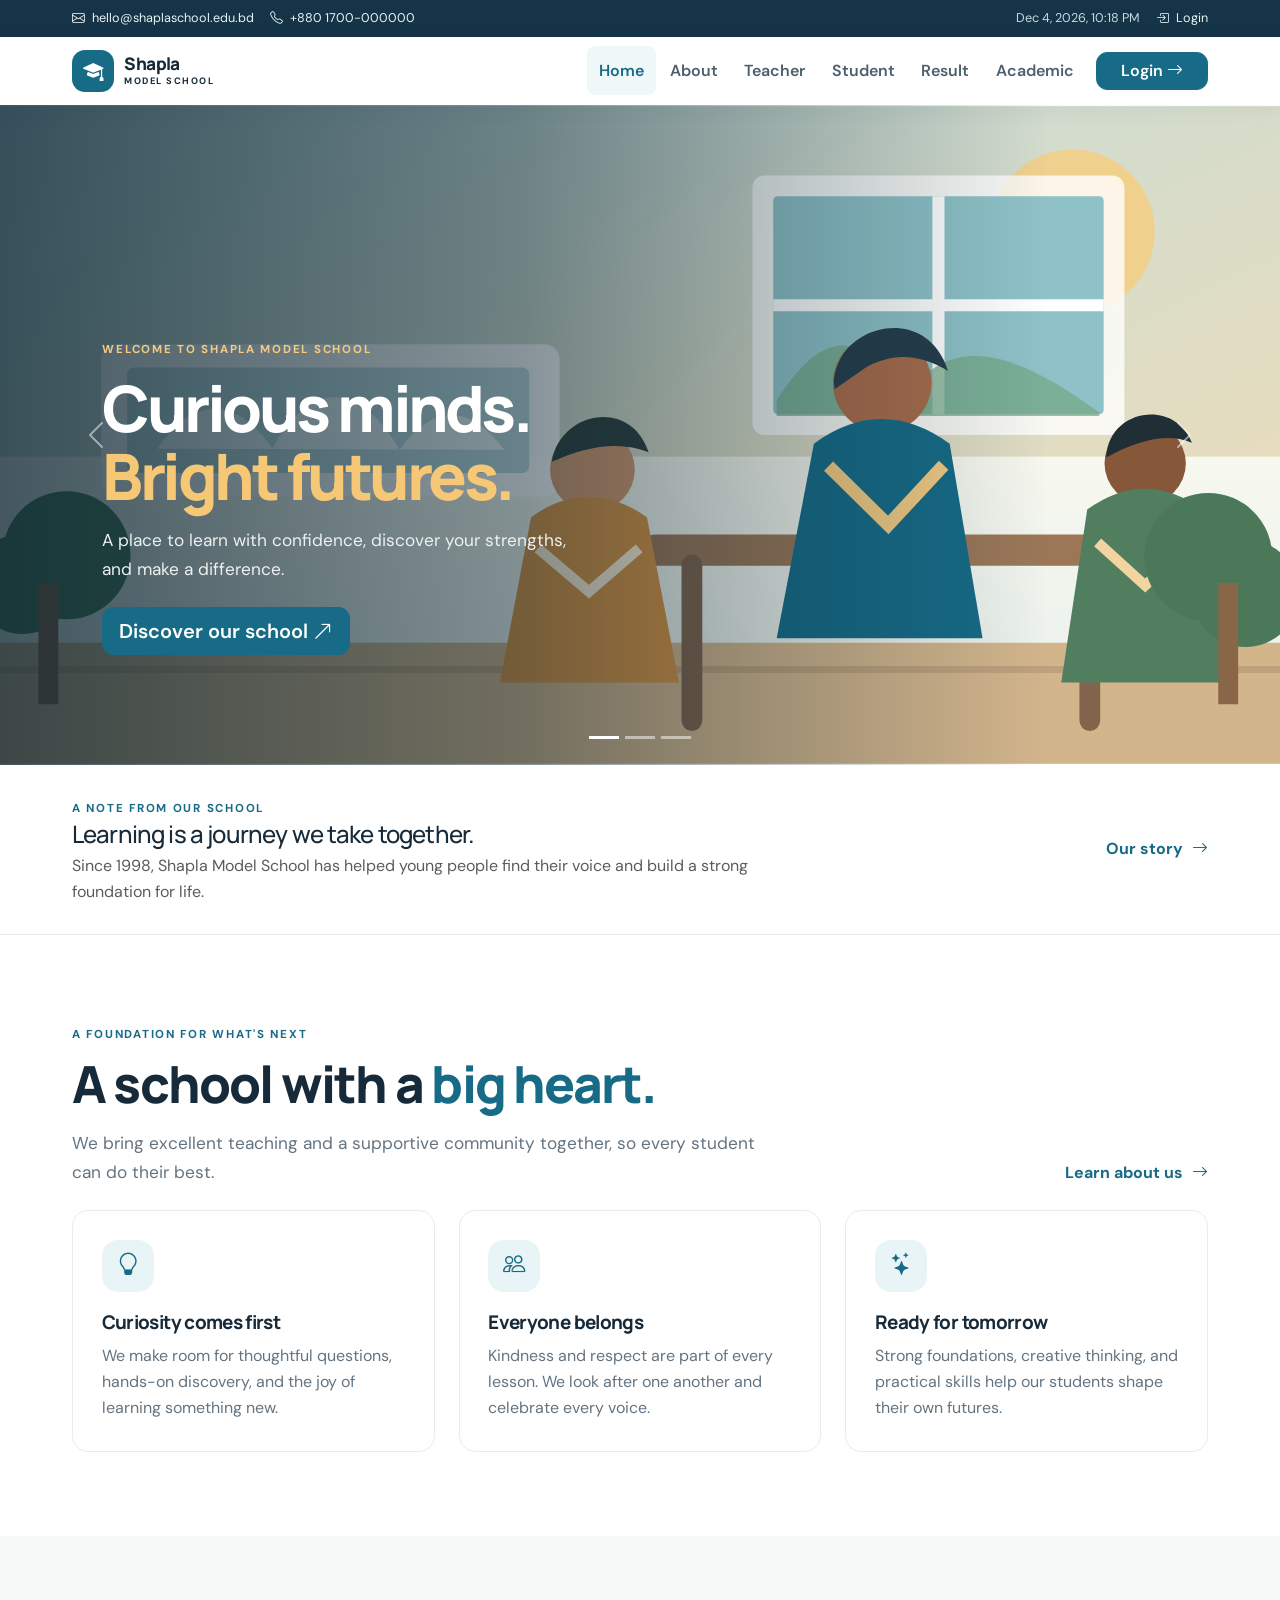
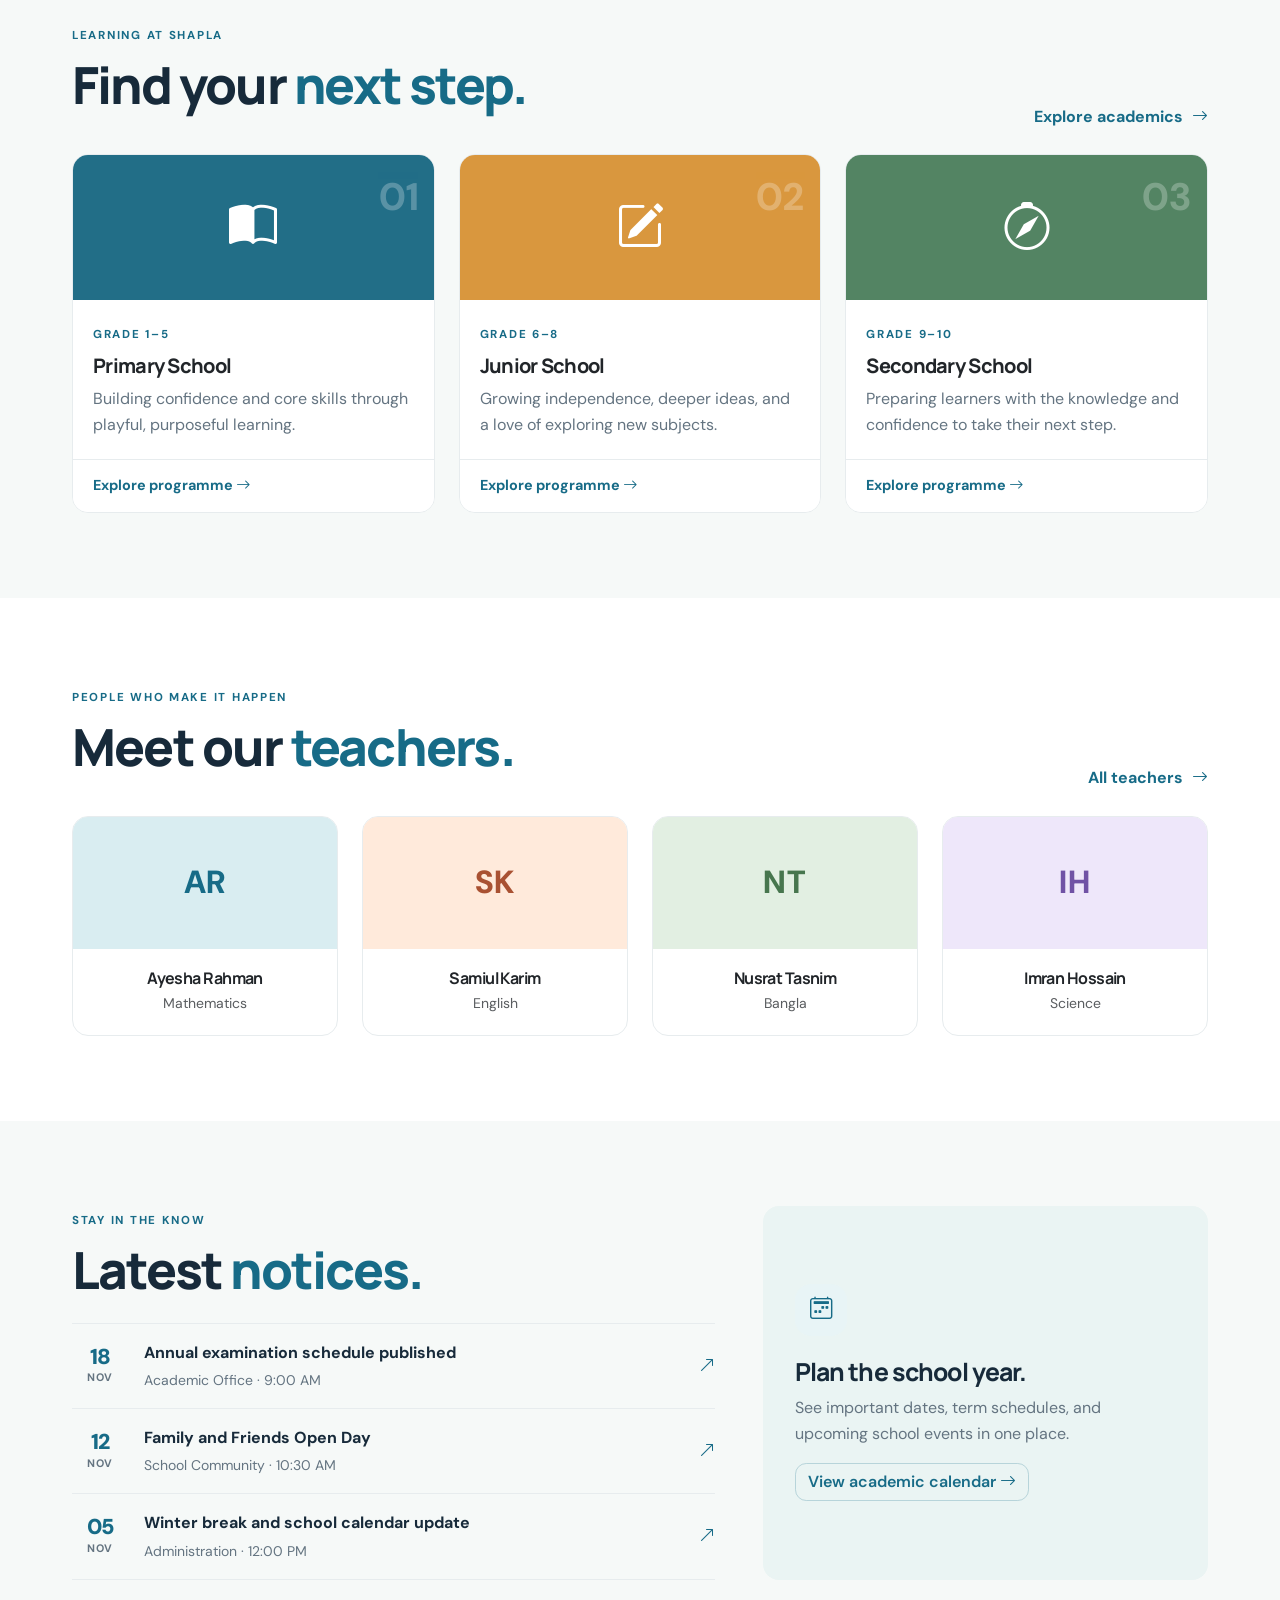
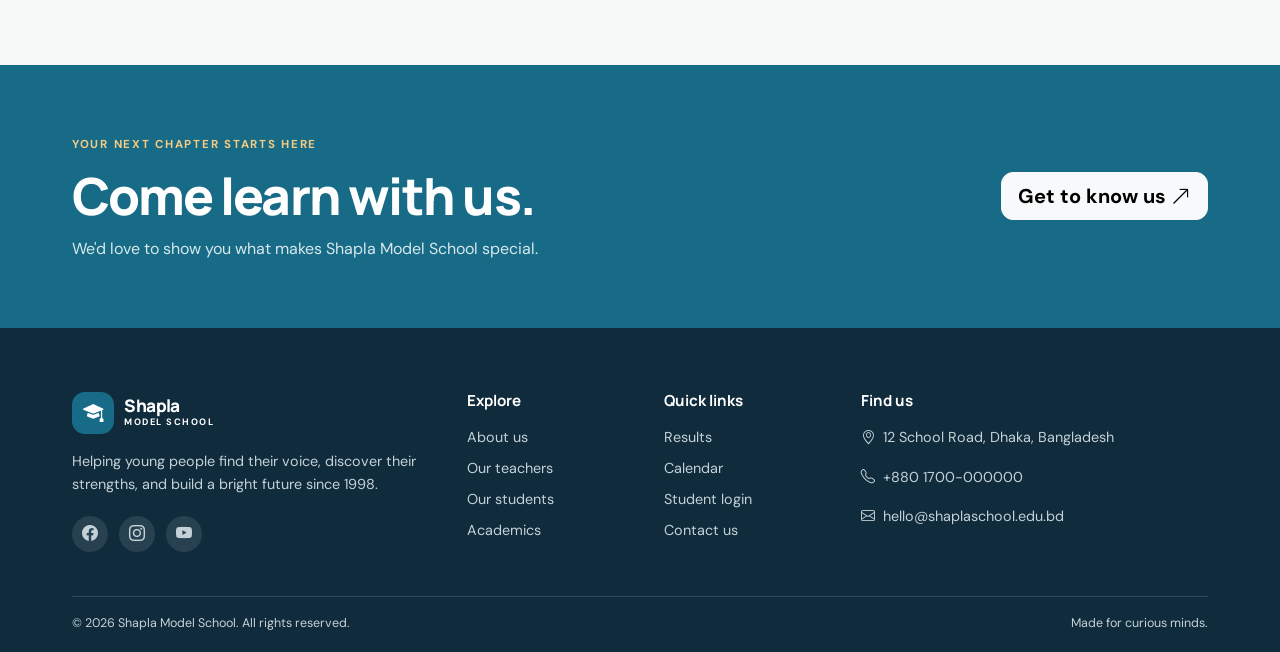
<file: index.html>
<!doctype html>
<html lang="en">
<head>
  <meta charset="utf-8">
  <meta name="viewport" content="width=device-width, initial-scale=1">
  <meta name="description" content="Shapla Model School — a caring community where every student can learn, grow and succeed.">
  <title>Shapla Model School | Home</title>
  <link href="https://cdn.jsdelivr.net/npm/bootstrap@5.3.3/dist/css/bootstrap.min.css" rel="stylesheet">
  <link href="https://cdn.jsdelivr.net/npm/bootstrap-icons@1.11.3/font/bootstrap-icons.min.css" rel="stylesheet">
  <link href="assets/css/style.css" rel="stylesheet">
</head>
<body>
  <div class="topbar"><div class="container d-flex flex-wrap justify-content-between align-items-center gap-2"><div class="d-flex flex-wrap gap-3"><a href="mailto:hello@shaplaschool.edu.bd"><i class="bi bi-envelope"></i> hello@shaplaschool.edu.bd</a><a href="tel:+8801700000000"><i class="bi bi-telephone"></i> +880 1700-000000</a></div><div class="d-flex align-items-center gap-3"><span class="live-clock" data-clock></span><a href="login.html"><i class="bi bi-box-arrow-in-right"></i> Login</a></div></div></div>
  <nav class="navbar navbar-expand-lg navbar-light bg-white sticky-top main-nav"><div class="container"><a class="navbar-brand brand" href="index.html"><span class="brand-mark"><i class="bi bi-mortarboard-fill"></i></span><span>Shapla <small>MODEL SCHOOL</small></span></a><button class="navbar-toggler" type="button" data-bs-toggle="collapse" data-bs-target="#mainNav" aria-controls="mainNav" aria-expanded="false" aria-label="Toggle navigation"><span class="navbar-toggler-icon"></span></button><div class="collapse navbar-collapse" id="mainNav"><ul class="navbar-nav ms-auto align-items-lg-center"><li class="nav-item"><a class="nav-link active" href="index.html">Home</a></li><li class="nav-item"><a class="nav-link" href="about.html">About</a></li><li class="nav-item"><a class="nav-link" href="teacher.html">Teacher</a></li><li class="nav-item"><a class="nav-link" href="student.html">Student</a></li><li class="nav-item"><a class="nav-link" href="result.html">Result</a></li><li class="nav-item"><a class="nav-link" href="academic.html">Academic</a></li><li class="nav-item ms-lg-2"><a class="btn btn-primary px-4" href="login.html">Login <i class="bi bi-arrow-right"></i></a></li></ul></div></div></nav>

  <main>
    <section class="hero-carousel">
      <div id="homeSlides" class="carousel slide carousel-fade" data-bs-ride="carousel">
        <div class="carousel-indicators"><button type="button" data-bs-target="#homeSlides" data-bs-slide-to="0" class="active" aria-current="true" aria-label="Slide 1"></button><button type="button" data-bs-target="#homeSlides" data-bs-slide-to="1" aria-label="Slide 2"></button><button type="button" data-bs-target="#homeSlides" data-bs-slide-to="2" aria-label="Slide 3"></button></div>
        <div class="carousel-inner">
          <div class="carousel-item active"><img src="assets/img/banner-1.svg" class="d-block w-100 hero-image" alt="Students learning together in a bright classroom"><div class="carousel-caption text-start"><span class="eyebrow">WELCOME TO SHAPLA MODEL SCHOOL</span><h1>Curious minds.<br><span>Bright futures.</span></h1><p>A place to learn with confidence, discover your strengths, and make a difference.</p><a class="btn btn-primary btn-lg" href="about.html">Discover our school <i class="bi bi-arrow-up-right"></i></a></div></div>
          <div class="carousel-item"><img src="assets/img/banner-2.svg" class="d-block w-100 hero-image" alt="A welcoming school campus with trees and a playground"><div class="carousel-caption text-start"><span class="eyebrow">LEARN, GROW, BELONG</span><h2>Every student<br><span>has a story.</span></h2><p>We create the space and support for every learner to thrive.</p><a class="btn btn-primary btn-lg" href="student.html">Meet our students <i class="bi bi-arrow-up-right"></i></a></div></div>
          <div class="carousel-item"><img src="assets/img/banner-3.svg" class="d-block w-100 hero-image" alt="A teacher encouraging students in class"><div class="carousel-caption text-start"><span class="eyebrow">A COMMUNITY THAT CARES</span><h2>Great teachers.<br><span>Lasting impact.</span></h2><p>Dedicated educators make learning meaningful, joyful, and inspiring.</p><a class="btn btn-primary btn-lg" href="teacher.html">Meet our teachers <i class="bi bi-arrow-up-right"></i></a></div></div>
        </div><button class="carousel-control-prev" type="button" data-bs-target="#homeSlides" data-bs-slide="prev" aria-label="Previous slide"><span class="carousel-control-prev-icon"></span></button><button class="carousel-control-next" type="button" data-bs-target="#homeSlides" data-bs-slide="next" aria-label="Next slide"><span class="carousel-control-next-icon"></span></button>
      </div>
    </section>

    <section class="welcome-strip"><div class="container"><div class="row align-items-center g-3"><div class="col-lg-8"><span class="eyebrow">A NOTE FROM OUR SCHOOL</span><h2 class="h4 mb-1">Learning is a journey we take together.</h2><p class="mb-0 text-muted">Since 1998, Shapla Model School has helped young people find their voice and build a strong foundation for life.</p></div><div class="col-lg-4 text-lg-end"><a href="about.html" class="text-link">Our story <i class="bi bi-arrow-right"></i></a></div></div></div></section>

    <section class="section-pad"><div class="container"><div class="row align-items-end mb-4"><div class="col-md-8"><span class="eyebrow">A FOUNDATION FOR WHAT'S NEXT</span><h2 class="section-title">A school with a <span>big heart.</span></h2><p class="section-lead mb-0">We bring excellent teaching and a supportive community together, so every student can do their best.</p></div><div class="col-md-4 text-md-end mt-3 mt-md-0"><a class="text-link" href="about.html">Learn about us <i class="bi bi-arrow-right"></i></a></div></div><div class="row g-4"><div class="col-md-4"><article class="feature-card"><span class="feature-icon"><i class="bi bi-lightbulb"></i></span><h3>Curiosity comes first</h3><p>We make room for thoughtful questions, hands-on discovery, and the joy of learning something new.</p></article></div><div class="col-md-4"><article class="feature-card"><span class="feature-icon"><i class="bi bi-people"></i></span><h3>Everyone belongs</h3><p>Kindness and respect are part of every lesson. We look after one another and celebrate every voice.</p></article></div><div class="col-md-4"><article class="feature-card"><span class="feature-icon"><i class="bi bi-stars"></i></span><h3>Ready for tomorrow</h3><p>Strong foundations, creative thinking, and practical skills help our students shape their own futures.</p></article></div></div></div></section>

    <section class="section-pad bg-soft"><div class="container"><div class="row align-items-end mb-4"><div class="col"><span class="eyebrow">LEARNING AT SHAPLA</span><h2 class="section-title">Find your <span>next step.</span></h2></div><div class="col-auto"><a class="text-link" href="academic.html">Explore academics <i class="bi bi-arrow-right"></i></a></div></div><div class="row g-4"><div class="col-md-4"><article class="card program-card h-100"><div class="program-art art-primary"><i class="bi bi-book-half"></i><span>01</span></div><div class="card-body"><span class="eyebrow">GRADE 1–5</span><h3 class="h5">Primary School</h3><p class="card-text">Building confidence and core skills through playful, purposeful learning.</p></div><div class="card-footer"><a href="academic.html">Explore programme <i class="bi bi-arrow-right"></i></a></div></article></div><div class="col-md-4"><article class="card program-card h-100"><div class="program-art art-gold"><i class="bi bi-pencil-square"></i><span>02</span></div><div class="card-body"><span class="eyebrow">GRADE 6–8</span><h3 class="h5">Junior School</h3><p class="card-text">Growing independence, deeper ideas, and a love of exploring new subjects.</p></div><div class="card-footer"><a href="academic.html">Explore programme <i class="bi bi-arrow-right"></i></a></div></article></div><div class="col-md-4"><article class="card program-card h-100"><div class="program-art art-green"><i class="bi bi-compass"></i><span>03</span></div><div class="card-body"><span class="eyebrow">GRADE 9–10</span><h3 class="h5">Secondary School</h3><p class="card-text">Preparing learners with the knowledge and confidence to take their next step.</p></div><div class="card-footer"><a href="academic.html">Explore programme <i class="bi bi-arrow-right"></i></a></div></article></div></div></div></section>

    <section class="section-pad"><div class="container"><div class="row align-items-end mb-4"><div class="col"><span class="eyebrow">PEOPLE WHO MAKE IT HAPPEN</span><h2 class="section-title">Meet our <span>teachers.</span></h2></div><div class="col-auto"><a class="text-link" href="teacher.html">All teachers <i class="bi bi-arrow-right"></i></a></div></div><div class="row g-4"><div class="col-6 col-lg-3"><article class="card teacher-card h-100"><div class="teacher-avatar avatar-blue">AR</div><div class="card-body"><h3 class="h6 mb-1">Ayesha Rahman</h3><p class="small text-muted mb-0">Mathematics</p></div></article></div><div class="col-6 col-lg-3"><article class="card teacher-card h-100"><div class="teacher-avatar avatar-peach">SK</div><div class="card-body"><h3 class="h6 mb-1">Samiul Karim</h3><p class="small text-muted mb-0">English</p></div></article></div><div class="col-6 col-lg-3"><article class="card teacher-card h-100"><div class="teacher-avatar avatar-green">NT</div><div class="card-body"><h3 class="h6 mb-1">Nusrat Tasnim</h3><p class="small text-muted mb-0">Bangla</p></div></article></div><div class="col-6 col-lg-3"><article class="card teacher-card h-100"><div class="teacher-avatar avatar-lilac">IH</div><div class="card-body"><h3 class="h6 mb-1">Imran Hossain</h3><p class="small text-muted mb-0">Science</p></div></article></div></div></div></section>

    <section class="section-pad bg-soft"><div class="container"><div class="row g-5"><div class="col-lg-7"><span class="eyebrow">STAY IN THE KNOW</span><h2 class="section-title mb-4">Latest <span>notices.</span></h2><div class="notice-list"><a href="academic.html" class="notice-item"><span class="notice-date"><strong>18</strong> NOV</span><span><strong>Annual examination schedule published</strong><small>Academic Office · 9:00 AM</small></span><i class="bi bi-arrow-up-right ms-auto"></i></a><a href="academic.html" class="notice-item"><span class="notice-date"><strong>12</strong> NOV</span><span><strong>Family and Friends Open Day</strong><small>School Community · 10:30 AM</small></span><i class="bi bi-arrow-up-right ms-auto"></i></a><a href="academic.html" class="notice-item"><span class="notice-date"><strong>05</strong> NOV</span><span><strong>Winter break and school calendar update</strong><small>Administration · 12:00 PM</small></span><i class="bi bi-arrow-up-right ms-auto"></i></a></div></div><div class="col-lg-5"><div class="notice-aside"><span class="feature-icon"><i class="bi bi-calendar2-week"></i></span><h3>Plan the school year.</h3><p>See important dates, term schedules, and upcoming school events in one place.</p><a class="btn btn-outline-primary" href="academic.html">View academic calendar <i class="bi bi-arrow-right"></i></a></div></div></div></div></section>
  </main>
  <section class="big-footer"><div class="container"><div class="row align-items-center g-4"><div class="col-lg-8"><span class="eyebrow">YOUR NEXT CHAPTER STARTS HERE</span><h2>Come learn with us.</h2><p>We'd love to show you what makes Shapla Model School special.</p></div><div class="col-lg-4 text-lg-end"><a href="about.html" class="btn btn-light btn-lg">Get to know us <i class="bi bi-arrow-up-right"></i></a></div></div></div></section>
  <footer class="site-footer"><div class="container"><div class="row g-5"><div class="col-lg-4"><a class="navbar-brand brand brand-footer" href="index.html"><span class="brand-mark"><i class="bi bi-mortarboard-fill"></i></span><span>Shapla <small>MODEL SCHOOL</small></span></a><p class="mt-3">Helping young people find their voice, discover their strengths, and build a bright future since 1998.</p><div class="social-links"><a href="#" aria-label="Facebook"><i class="bi bi-facebook"></i></a><a href="#" aria-label="Instagram"><i class="bi bi-instagram"></i></a><a href="#" aria-label="YouTube"><i class="bi bi-youtube"></i></a></div></div><div class="col-6 col-lg-2"><h3>Explore</h3><a href="about.html">About us</a><a href="teacher.html">Our teachers</a><a href="student.html">Our students</a><a href="academic.html">Academics</a></div><div class="col-6 col-lg-2"><h3>Quick links</h3><a href="result.html">Results</a><a href="academic.html">Calendar</a><a href="login.html">Student login</a><a href="about.html">Contact us</a></div><div class="col-lg-4"><h3>Find us</h3><p><i class="bi bi-geo-alt me-2"></i>12 School Road, Dhaka, Bangladesh</p><p><i class="bi bi-telephone me-2"></i>+880 1700-000000</p><p><i class="bi bi-envelope me-2"></i>hello@shaplaschool.edu.bd</p></div></div><div class="footer-bottom"><span>© <span data-year></span> Shapla Model School. All rights reserved.</span><span>Made for curious minds.</span></div></div></footer>
  <script src="https://cdn.jsdelivr.net/npm/bootstrap@5.3.3/dist/js/bootstrap.bundle.min.js"></script><script src="assets/js/main.js"></script>
</body>
</html>
</file>
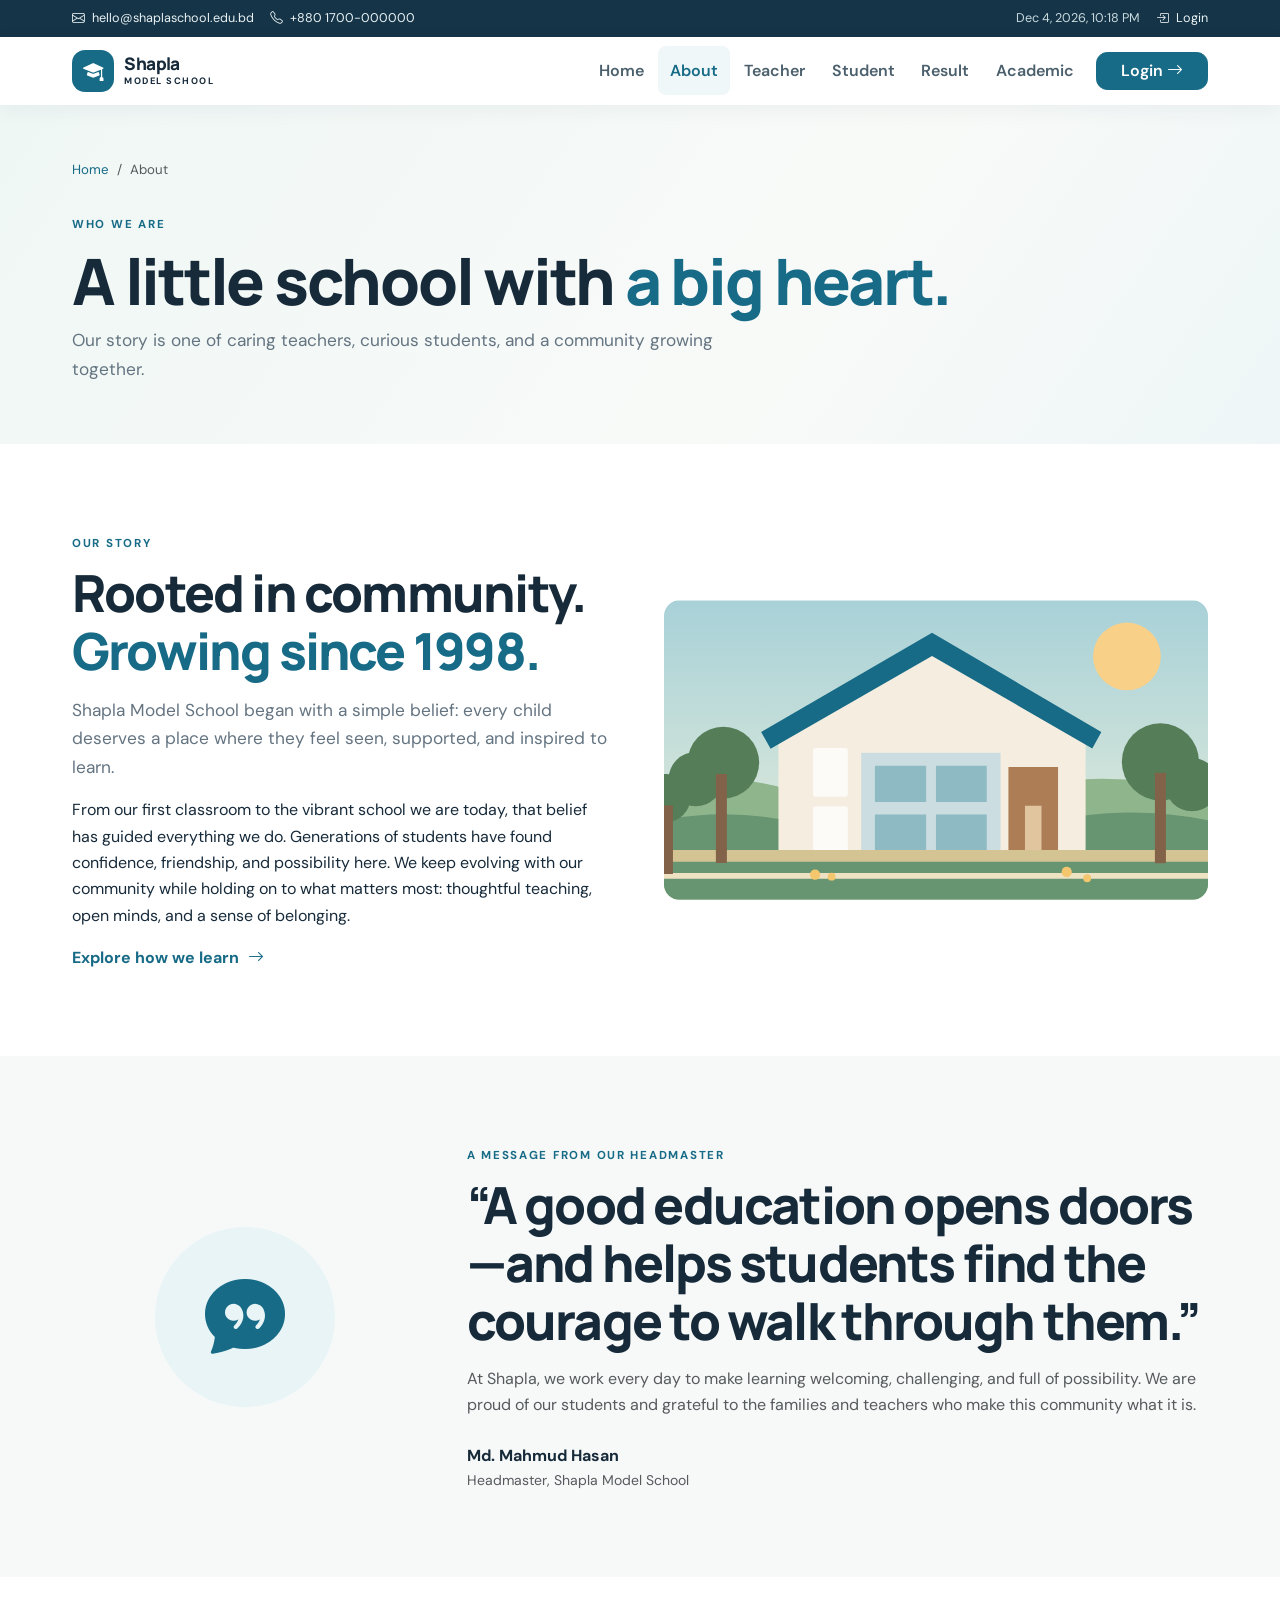
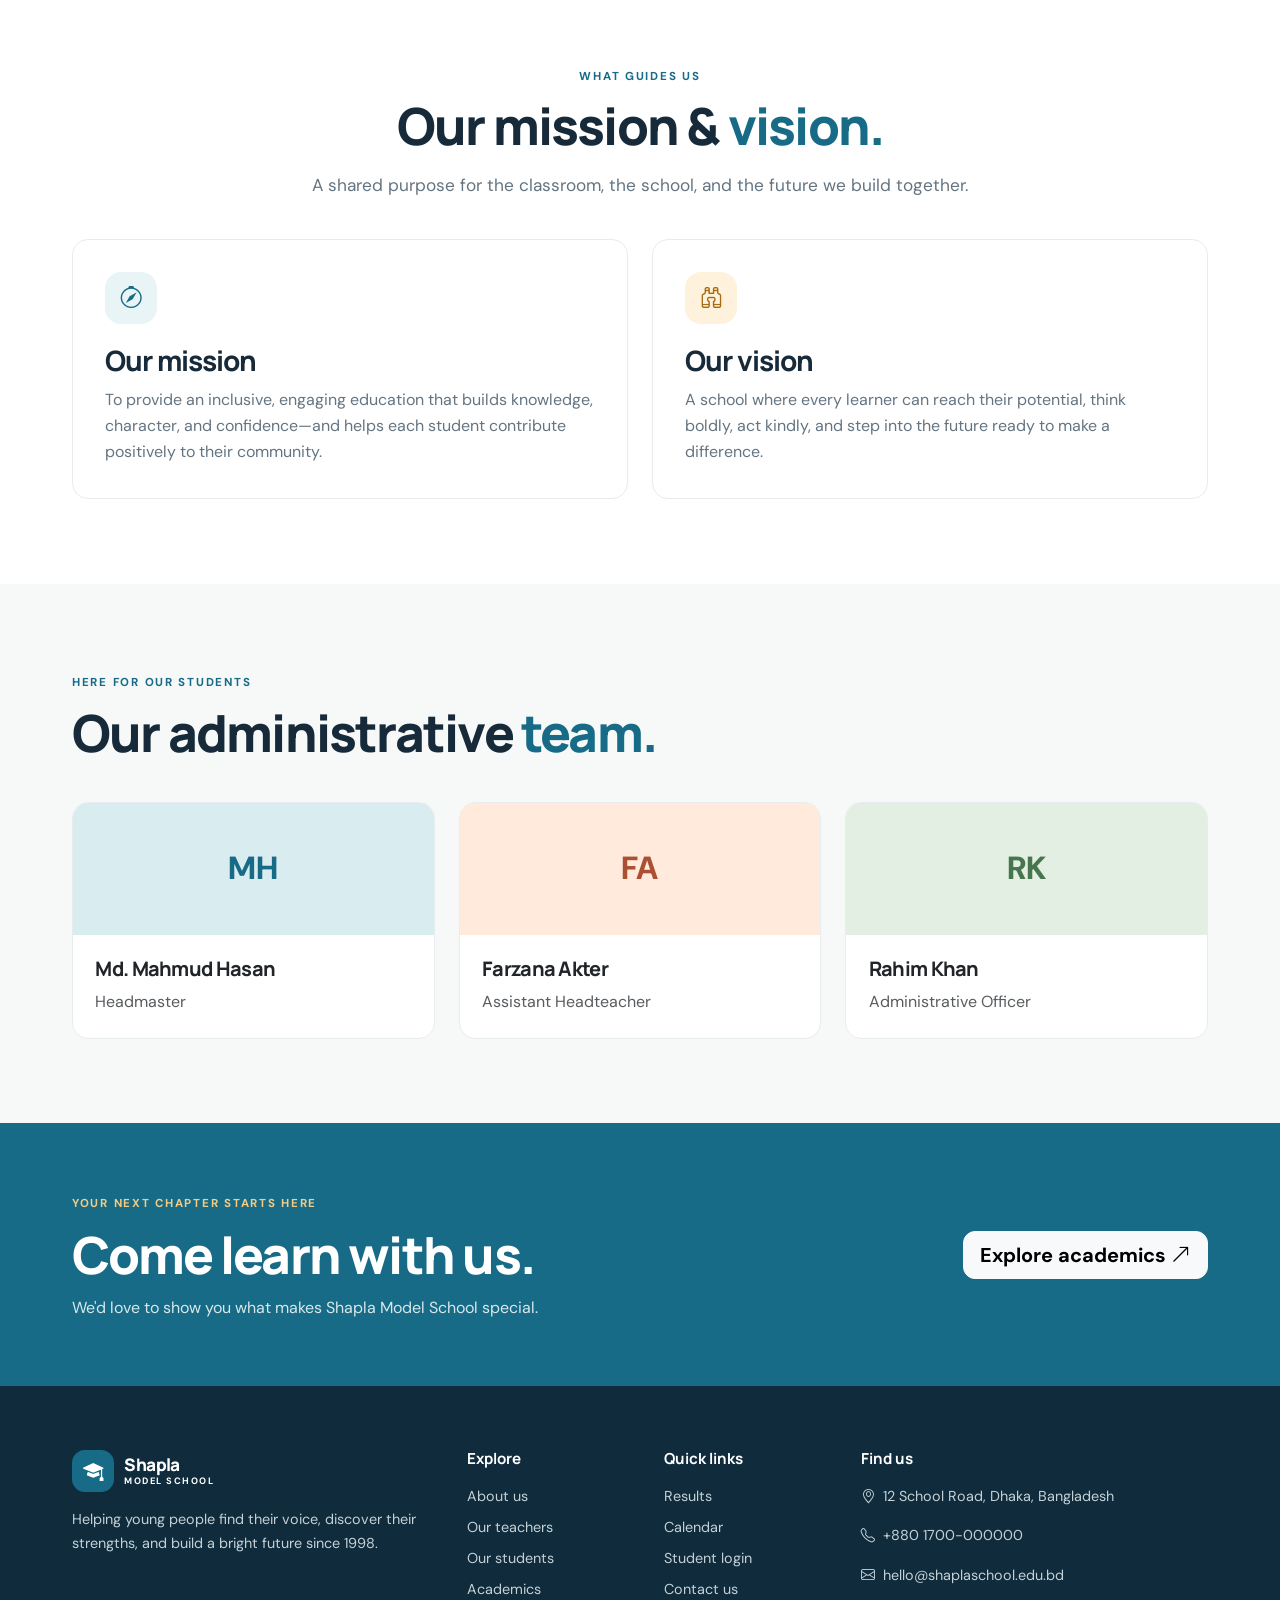
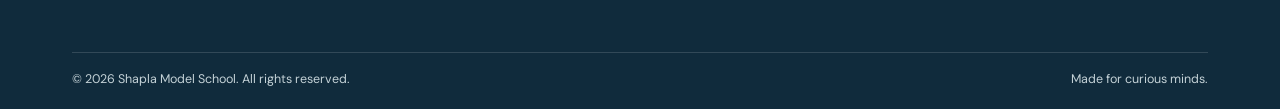
<file: about.html>
<!doctype html>
<html lang="en">
<head><meta charset="utf-8"><meta name="viewport" content="width=device-width, initial-scale=1"><meta name="description" content="Discover the history, values, and leadership of Shapla Model School."><title>About Us | Shapla Model School</title><link href="https://cdn.jsdelivr.net/npm/bootstrap@5.3.3/dist/css/bootstrap.min.css" rel="stylesheet"><link href="https://cdn.jsdelivr.net/npm/bootstrap-icons@1.11.3/font/bootstrap-icons.min.css" rel="stylesheet"><link href="assets/css/style.css" rel="stylesheet"></head>
<body>
  <div class="topbar"><div class="container d-flex flex-wrap justify-content-between align-items-center gap-2"><div class="d-flex flex-wrap gap-3"><a href="mailto:hello@shaplaschool.edu.bd"><i class="bi bi-envelope"></i> hello@shaplaschool.edu.bd</a><a href="tel:+8801700000000"><i class="bi bi-telephone"></i> +880 1700-000000</a></div><div class="d-flex align-items-center gap-3"><span class="live-clock" data-clock></span><a href="login.html"><i class="bi bi-box-arrow-in-right"></i> Login</a></div></div></div>
  <nav class="navbar navbar-expand-lg navbar-light bg-white sticky-top main-nav"><div class="container"><a class="navbar-brand brand" href="index.html"><span class="brand-mark"><i class="bi bi-mortarboard-fill"></i></span><span>Shapla <small>MODEL SCHOOL</small></span></a><button class="navbar-toggler" type="button" data-bs-toggle="collapse" data-bs-target="#mainNav" aria-controls="mainNav" aria-expanded="false" aria-label="Toggle navigation"><span class="navbar-toggler-icon"></span></button><div class="collapse navbar-collapse" id="mainNav"><ul class="navbar-nav ms-auto align-items-lg-center"><li class="nav-item"><a class="nav-link" href="index.html">Home</a></li><li class="nav-item"><a class="nav-link active" href="about.html">About</a></li><li class="nav-item"><a class="nav-link" href="teacher.html">Teacher</a></li><li class="nav-item"><a class="nav-link" href="student.html">Student</a></li><li class="nav-item"><a class="nav-link" href="result.html">Result</a></li><li class="nav-item"><a class="nav-link" href="academic.html">Academic</a></li><li class="nav-item ms-lg-2"><a class="btn btn-primary px-4" href="login.html">Login <i class="bi bi-arrow-right"></i></a></li></ul></div></div></nav>
  <main><section class="page-hero"><div class="container"><nav aria-label="breadcrumb"><ol class="breadcrumb"><li class="breadcrumb-item"><a href="index.html">Home</a></li><li class="breadcrumb-item active" aria-current="page">About</li></ol></nav><span class="eyebrow">WHO WE ARE</span><h1>A little school with <span>a big heart.</span></h1><p>Our story is one of caring teachers, curious students, and a community growing together.</p></div></section>
    <section class="section-pad"><div class="container"><div class="row align-items-center g-5"><div class="col-lg-6"><span class="eyebrow">OUR STORY</span><h2 class="section-title">Rooted in community.<br><span>Growing since 1998.</span></h2><p class="section-lead">Shapla Model School began with a simple belief: every child deserves a place where they feel seen, supported, and inspired to learn.</p><p>From our first classroom to the vibrant school we are today, that belief has guided everything we do. Generations of students have found confidence, friendship, and possibility here. We keep evolving with our community while holding on to what matters most: thoughtful teaching, open minds, and a sense of belonging.</p><a class="text-link" href="academic.html">Explore how we learn <i class="bi bi-arrow-right"></i></a></div><div class="col-lg-6"><img class="img-fluid rounded-4 story-image" src="assets/img/banner-2.svg" alt="Illustration of the Shapla school campus"></div></div></div></section>
    <section class="section-pad bg-soft"><div class="container"><div class="row align-items-center g-5"><div class="col-lg-4"><div class="headmaster-mark"><i class="bi bi-chat-quote-fill"></i></div></div><div class="col-lg-8"><span class="eyebrow">A MESSAGE FROM OUR HEADMASTER</span><h2 class="section-title">“A good education opens doors—and helps students find the courage to walk through them.”</h2><p class="text-muted">At Shapla, we work every day to make learning welcoming, challenging, and full of possibility. We are proud of our students and grateful to the families and teachers who make this community what it is.</p><div class="mt-4"><strong>Md. Mahmud Hasan</strong><div class="small text-muted">Headmaster, Shapla Model School</div></div></div></div></div></section>
    <section class="section-pad"><div class="container"><div class="text-center mx-auto section-heading"><span class="eyebrow">WHAT GUIDES US</span><h2 class="section-title">Our mission &amp; <span>vision.</span></h2><p class="section-lead">A shared purpose for the classroom, the school, and the future we build together.</p></div><div class="row g-4 mt-2"><div class="col-md-6"><article class="value-card"><span class="feature-icon"><i class="bi bi-compass"></i></span><h3>Our mission</h3><p>To provide an inclusive, engaging education that builds knowledge, character, and confidence—and helps each student contribute positively to their community.</p></article></div><div class="col-md-6"><article class="value-card"><span class="feature-icon icon-gold"><i class="bi bi-binoculars"></i></span><h3>Our vision</h3><p>A school where every learner can reach their potential, think boldly, act kindly, and step into the future ready to make a difference.</p></article></div></div></div></section>
    <section class="section-pad bg-soft"><div class="container"><div class="row align-items-end mb-4"><div class="col"><span class="eyebrow">HERE FOR OUR STUDENTS</span><h2 class="section-title">Our administrative <span>team.</span></h2></div></div><div class="row g-4"><div class="col-md-4"><article class="card staff-card h-100"><div class="teacher-avatar avatar-blue">MH</div><div class="card-body"><h3 class="h5">Md. Mahmud Hasan</h3><p class="text-muted mb-0">Headmaster</p></div></article></div><div class="col-md-4"><article class="card staff-card h-100"><div class="teacher-avatar avatar-peach">FA</div><div class="card-body"><h3 class="h5">Farzana Akter</h3><p class="text-muted mb-0">Assistant Headteacher</p></div></article></div><div class="col-md-4"><article class="card staff-card h-100"><div class="teacher-avatar avatar-green">RK</div><div class="card-body"><h3 class="h5">Rahim Khan</h3><p class="text-muted mb-0">Administrative Officer</p></div></article></div></div></div></section>
  </main>
  <section class="big-footer"><div class="container"><div class="row align-items-center g-4"><div class="col-lg-8"><span class="eyebrow">YOUR NEXT CHAPTER STARTS HERE</span><h2>Come learn with us.</h2><p>We'd love to show you what makes Shapla Model School special.</p></div><div class="col-lg-4 text-lg-end"><a href="academic.html" class="btn btn-light btn-lg">Explore academics <i class="bi bi-arrow-up-right"></i></a></div></div></div></section>
  <footer class="site-footer"><div class="container"><div class="row g-5"><div class="col-lg-4"><a class="navbar-brand brand brand-footer" href="index.html"><span class="brand-mark"><i class="bi bi-mortarboard-fill"></i></span><span>Shapla <small>MODEL SCHOOL</small></span></a><p class="mt-3">Helping young people find their voice, discover their strengths, and build a bright future since 1998.</p></div><div class="col-6 col-lg-2"><h3>Explore</h3><a href="about.html">About us</a><a href="teacher.html">Our teachers</a><a href="student.html">Our students</a><a href="academic.html">Academics</a></div><div class="col-6 col-lg-2"><h3>Quick links</h3><a href="result.html">Results</a><a href="academic.html">Calendar</a><a href="login.html">Student login</a><a href="about.html">Contact us</a></div><div class="col-lg-4"><h3>Find us</h3><p><i class="bi bi-geo-alt me-2"></i>12 School Road, Dhaka, Bangladesh</p><p><i class="bi bi-telephone me-2"></i>+880 1700-000000</p><p><i class="bi bi-envelope me-2"></i>hello@shaplaschool.edu.bd</p></div></div><div class="footer-bottom"><span>© <span data-year></span> Shapla Model School. All rights reserved.</span><span>Made for curious minds.</span></div></div></footer>
  <script src="https://cdn.jsdelivr.net/npm/bootstrap@5.3.3/dist/js/bootstrap.bundle.min.js"></script><script src="assets/js/main.js"></script>
</body></html>
</file>
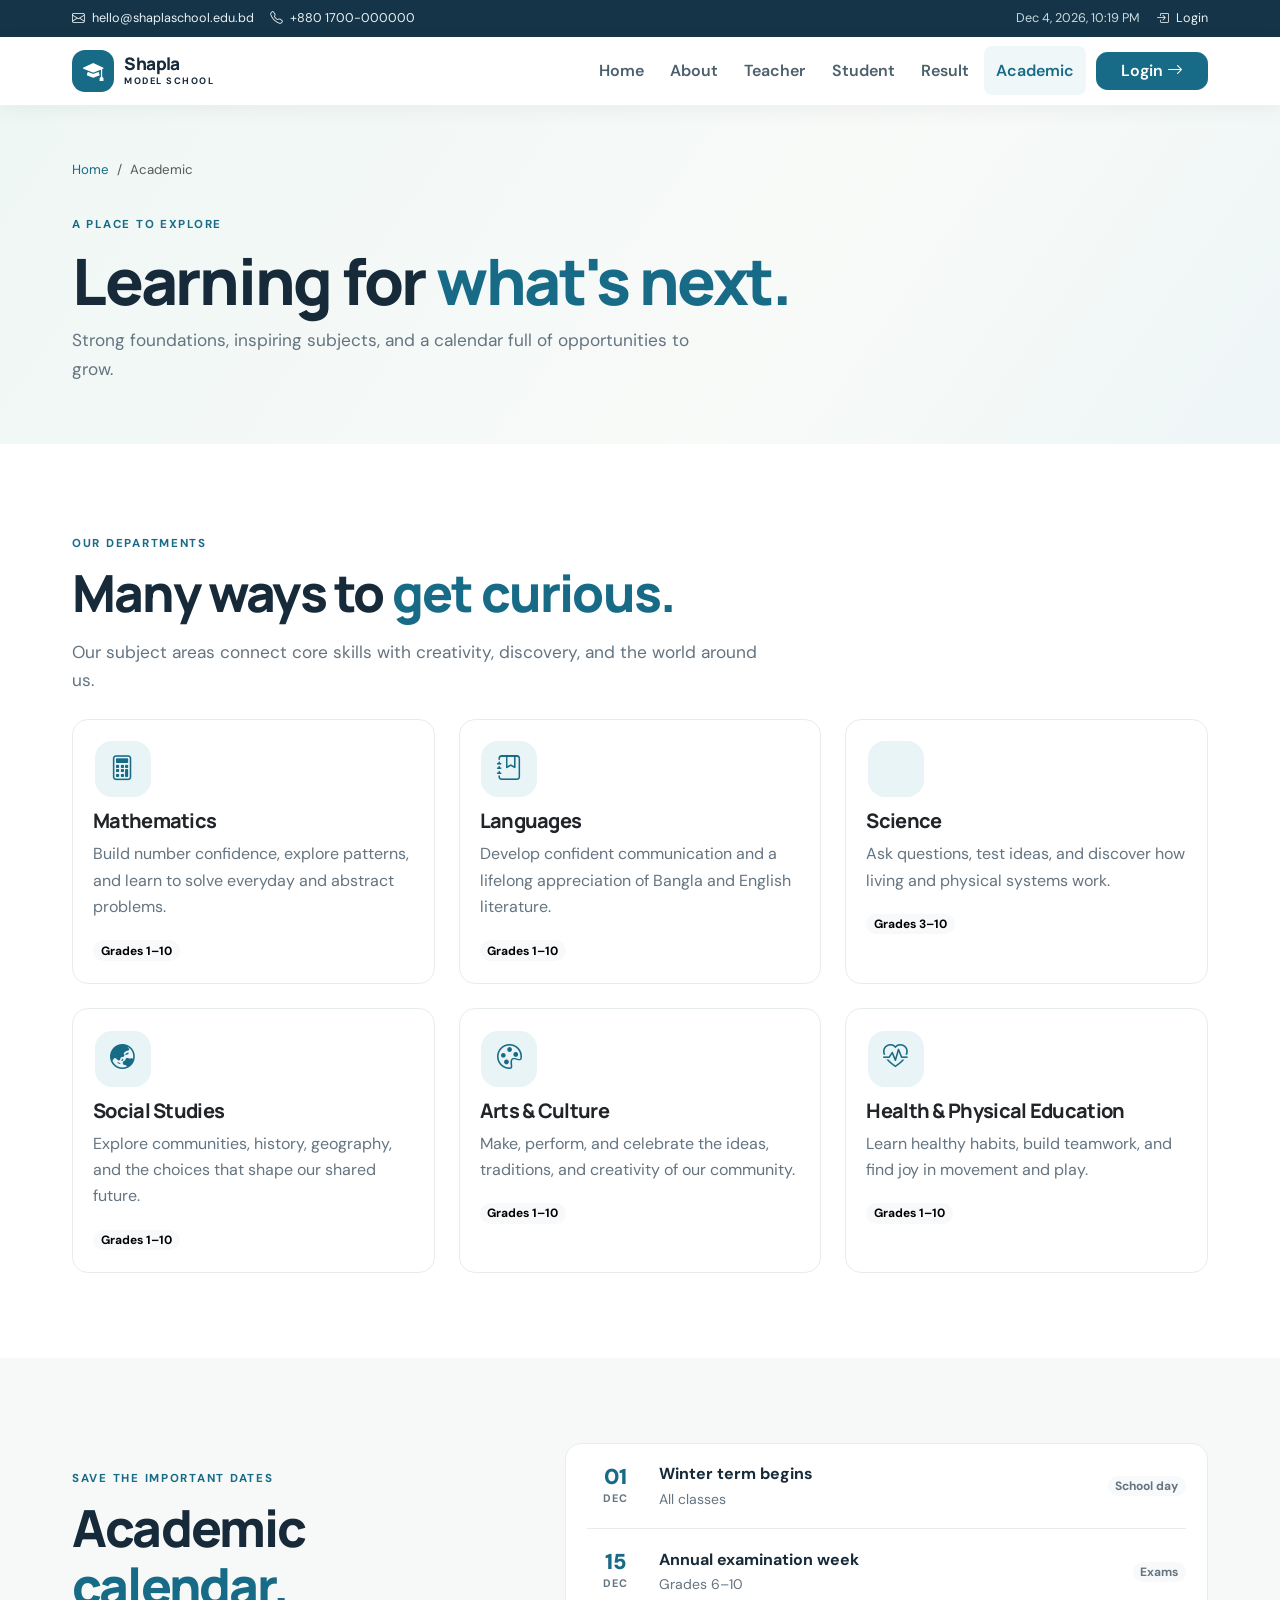
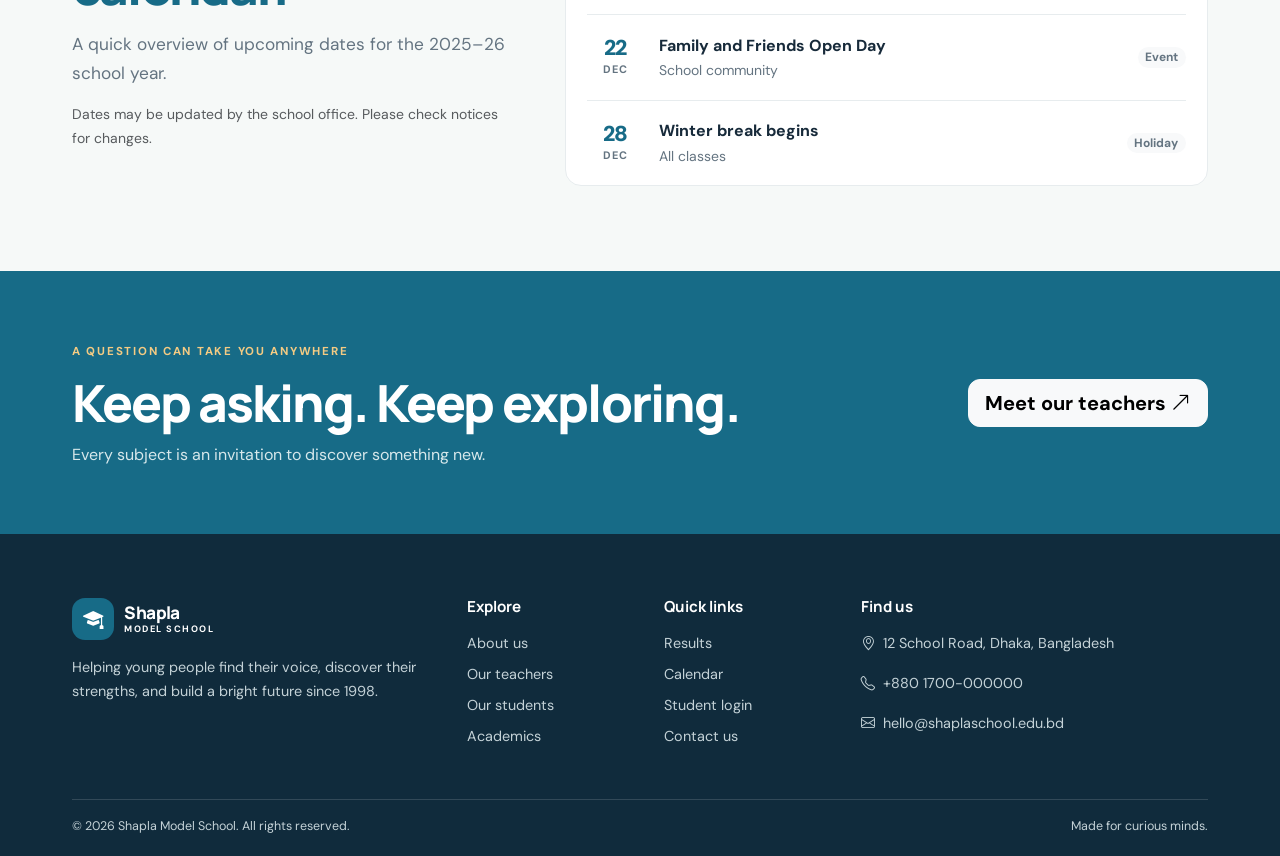
<file: academic.html>
<!doctype html>
<html lang="en">
<head><meta charset="utf-8"><meta name="viewport" content="width=device-width, initial-scale=1"><meta name="description" content="Explore departments, learning programmes, and the academic calendar at Shapla Model School."><title>Academics | Shapla Model School</title><link href="https://cdn.jsdelivr.net/npm/bootstrap@5.3.3/dist/css/bootstrap.min.css" rel="stylesheet"><link href="https://cdn.jsdelivr.net/npm/bootstrap-icons@1.11.3/font/bootstrap-icons.min.css" rel="stylesheet"><link href="assets/css/style.css" rel="stylesheet"></head>
<body>
  <div class="topbar"><div class="container d-flex flex-wrap justify-content-between align-items-center gap-2"><div class="d-flex flex-wrap gap-3"><a href="mailto:hello@shaplaschool.edu.bd"><i class="bi bi-envelope"></i> hello@shaplaschool.edu.bd</a><a href="tel:+8801700000000"><i class="bi bi-telephone"></i> +880 1700-000000</a></div><div class="d-flex align-items-center gap-3"><span class="live-clock" data-clock></span><a href="login.html"><i class="bi bi-box-arrow-in-right"></i> Login</a></div></div></div>
  <nav class="navbar navbar-expand-lg navbar-light bg-white sticky-top main-nav"><div class="container"><a class="navbar-brand brand" href="index.html"><span class="brand-mark"><i class="bi bi-mortarboard-fill"></i></span><span>Shapla <small>MODEL SCHOOL</small></span></a><button class="navbar-toggler" type="button" data-bs-toggle="collapse" data-bs-target="#mainNav" aria-controls="mainNav" aria-expanded="false" aria-label="Toggle navigation"><span class="navbar-toggler-icon"></span></button><div class="collapse navbar-collapse" id="mainNav"><ul class="navbar-nav ms-auto align-items-lg-center"><li class="nav-item"><a class="nav-link" href="index.html">Home</a></li><li class="nav-item"><a class="nav-link" href="about.html">About</a></li><li class="nav-item"><a class="nav-link" href="teacher.html">Teacher</a></li><li class="nav-item"><a class="nav-link" href="student.html">Student</a></li><li class="nav-item"><a class="nav-link" href="result.html">Result</a></li><li class="nav-item"><a class="nav-link active" href="academic.html">Academic</a></li><li class="nav-item ms-lg-2"><a class="btn btn-primary px-4" href="login.html">Login <i class="bi bi-arrow-right"></i></a></li></ul></div></div></nav>
  <main><section class="page-hero"><div class="container"><nav aria-label="breadcrumb"><ol class="breadcrumb"><li class="breadcrumb-item"><a href="index.html">Home</a></li><li class="breadcrumb-item active" aria-current="page">Academic</li></ol></nav><span class="eyebrow">A PLACE TO EXPLORE</span><h1>Learning for <span>what's next.</span></h1><p>Strong foundations, inspiring subjects, and a calendar full of opportunities to grow.</p></div></section>
    <section class="section-pad"><div class="container"><div class="row align-items-end mb-4"><div class="col-md-8"><span class="eyebrow">OUR DEPARTMENTS</span><h2 class="section-title">Many ways to <span>get curious.</span></h2><p class="section-lead mb-0">Our subject areas connect core skills with creativity, discovery, and the world around us.</p></div></div><div class="row g-4"><div class="col-md-6 col-lg-4"><article class="card department-card h-100"><div class="department-icon"><i class="bi bi-calculator"></i></div><div class="card-body"><h3 class="h5">Mathematics</h3><p>Build number confidence, explore patterns, and learn to solve everyday and abstract problems.</p><span class="badge rounded-pill text-bg-light">Grades 1–10</span></div></article></div><div class="col-md-6 col-lg-4"><article class="card department-card h-100"><div class="department-icon icon-gold"><i class="bi bi-journal-bookmark"></i></div><div class="card-body"><h3 class="h5">Languages</h3><p>Develop confident communication and a lifelong appreciation of Bangla and English literature.</p><span class="badge rounded-pill text-bg-light">Grades 1–10</span></div></article></div><div class="col-md-6 col-lg-4"><article class="card department-card h-100"><div class="department-icon icon-green"><i class="bi bi-flask"></i></div><div class="card-body"><h3 class="h5">Science</h3><p>Ask questions, test ideas, and discover how living and physical systems work.</p><span class="badge rounded-pill text-bg-light">Grades 3–10</span></div></article></div><div class="col-md-6 col-lg-4"><article class="card department-card h-100"><div class="department-icon icon-lilac"><i class="bi bi-globe-asia-australia"></i></div><div class="card-body"><h3 class="h5">Social Studies</h3><p>Explore communities, history, geography, and the choices that shape our shared future.</p><span class="badge rounded-pill text-bg-light">Grades 1–10</span></div></article></div><div class="col-md-6 col-lg-4"><article class="card department-card h-100"><div class="department-icon"><i class="bi bi-palette"></i></div><div class="card-body"><h3 class="h5">Arts &amp; Culture</h3><p>Make, perform, and celebrate the ideas, traditions, and creativity of our community.</p><span class="badge rounded-pill text-bg-light">Grades 1–10</span></div></article></div><div class="col-md-6 col-lg-4"><article class="card department-card h-100"><div class="department-icon icon-gold"><i class="bi bi-heart-pulse"></i></div><div class="card-body"><h3 class="h5">Health &amp; Physical Education</h3><p>Learn healthy habits, build teamwork, and find joy in movement and play.</p><span class="badge rounded-pill text-bg-light">Grades 1–10</span></div></article></div></div></div></section>
    <section class="section-pad bg-soft"><div class="container"><div class="row g-5 align-items-center"><div class="col-lg-5"><span class="eyebrow">SAVE THE IMPORTANT DATES</span><h2 class="section-title">Academic <span>calendar.</span></h2><p class="section-lead">A quick overview of upcoming dates for the 2025–26 school year.</p><p class="small text-muted">Dates may be updated by the school office. Please check notices for changes.</p></div><div class="col-lg-7"><div class="calendar-list"><div class="calendar-item"><span class="calendar-date"><strong>01</strong> DEC</span><span><strong>Winter term begins</strong><small>All classes</small></span><span class="badge rounded-pill text-bg-light ms-auto">School day</span></div><div class="calendar-item"><span class="calendar-date"><strong>15</strong> DEC</span><span><strong>Annual examination week</strong><small>Grades 6–10</small></span><span class="badge rounded-pill text-bg-light ms-auto">Exams</span></div><div class="calendar-item"><span class="calendar-date"><strong>22</strong> DEC</span><span><strong>Family and Friends Open Day</strong><small>School community</small></span><span class="badge rounded-pill text-bg-light ms-auto">Event</span></div><div class="calendar-item"><span class="calendar-date"><strong>28</strong> DEC</span><span><strong>Winter break begins</strong><small>All classes</small></span><span class="badge rounded-pill text-bg-light ms-auto">Holiday</span></div></div></div></div></div></section>
  </main>
  <section class="big-footer"><div class="container"><div class="row align-items-center g-4"><div class="col-lg-8"><span class="eyebrow">A QUESTION CAN TAKE YOU ANYWHERE</span><h2>Keep asking. Keep exploring.</h2><p>Every subject is an invitation to discover something new.</p></div><div class="col-lg-4 text-lg-end"><a href="teacher.html" class="btn btn-light btn-lg">Meet our teachers <i class="bi bi-arrow-up-right"></i></a></div></div></div></section>
  <footer class="site-footer"><div class="container"><div class="row g-5"><div class="col-lg-4"><a class="navbar-brand brand brand-footer" href="index.html"><span class="brand-mark"><i class="bi bi-mortarboard-fill"></i></span><span>Shapla <small>MODEL SCHOOL</small></span></a><p class="mt-3">Helping young people find their voice, discover their strengths, and build a bright future since 1998.</p></div><div class="col-6 col-lg-2"><h3>Explore</h3><a href="about.html">About us</a><a href="teacher.html">Our teachers</a><a href="student.html">Our students</a><a href="academic.html">Academics</a></div><div class="col-6 col-lg-2"><h3>Quick links</h3><a href="result.html">Results</a><a href="academic.html">Calendar</a><a href="login.html">Student login</a><a href="about.html">Contact us</a></div><div class="col-lg-4"><h3>Find us</h3><p><i class="bi bi-geo-alt me-2"></i>12 School Road, Dhaka, Bangladesh</p><p><i class="bi bi-telephone me-2"></i>+880 1700-000000</p><p><i class="bi bi-envelope me-2"></i>hello@shaplaschool.edu.bd</p></div></div><div class="footer-bottom"><span>© <span data-year></span> Shapla Model School. All rights reserved.</span><span>Made for curious minds.</span></div></div></footer>
  <script src="https://cdn.jsdelivr.net/npm/bootstrap@5.3.3/dist/js/bootstrap.bundle.min.js"></script><script src="assets/js/main.js"></script>
</body></html>
</file>
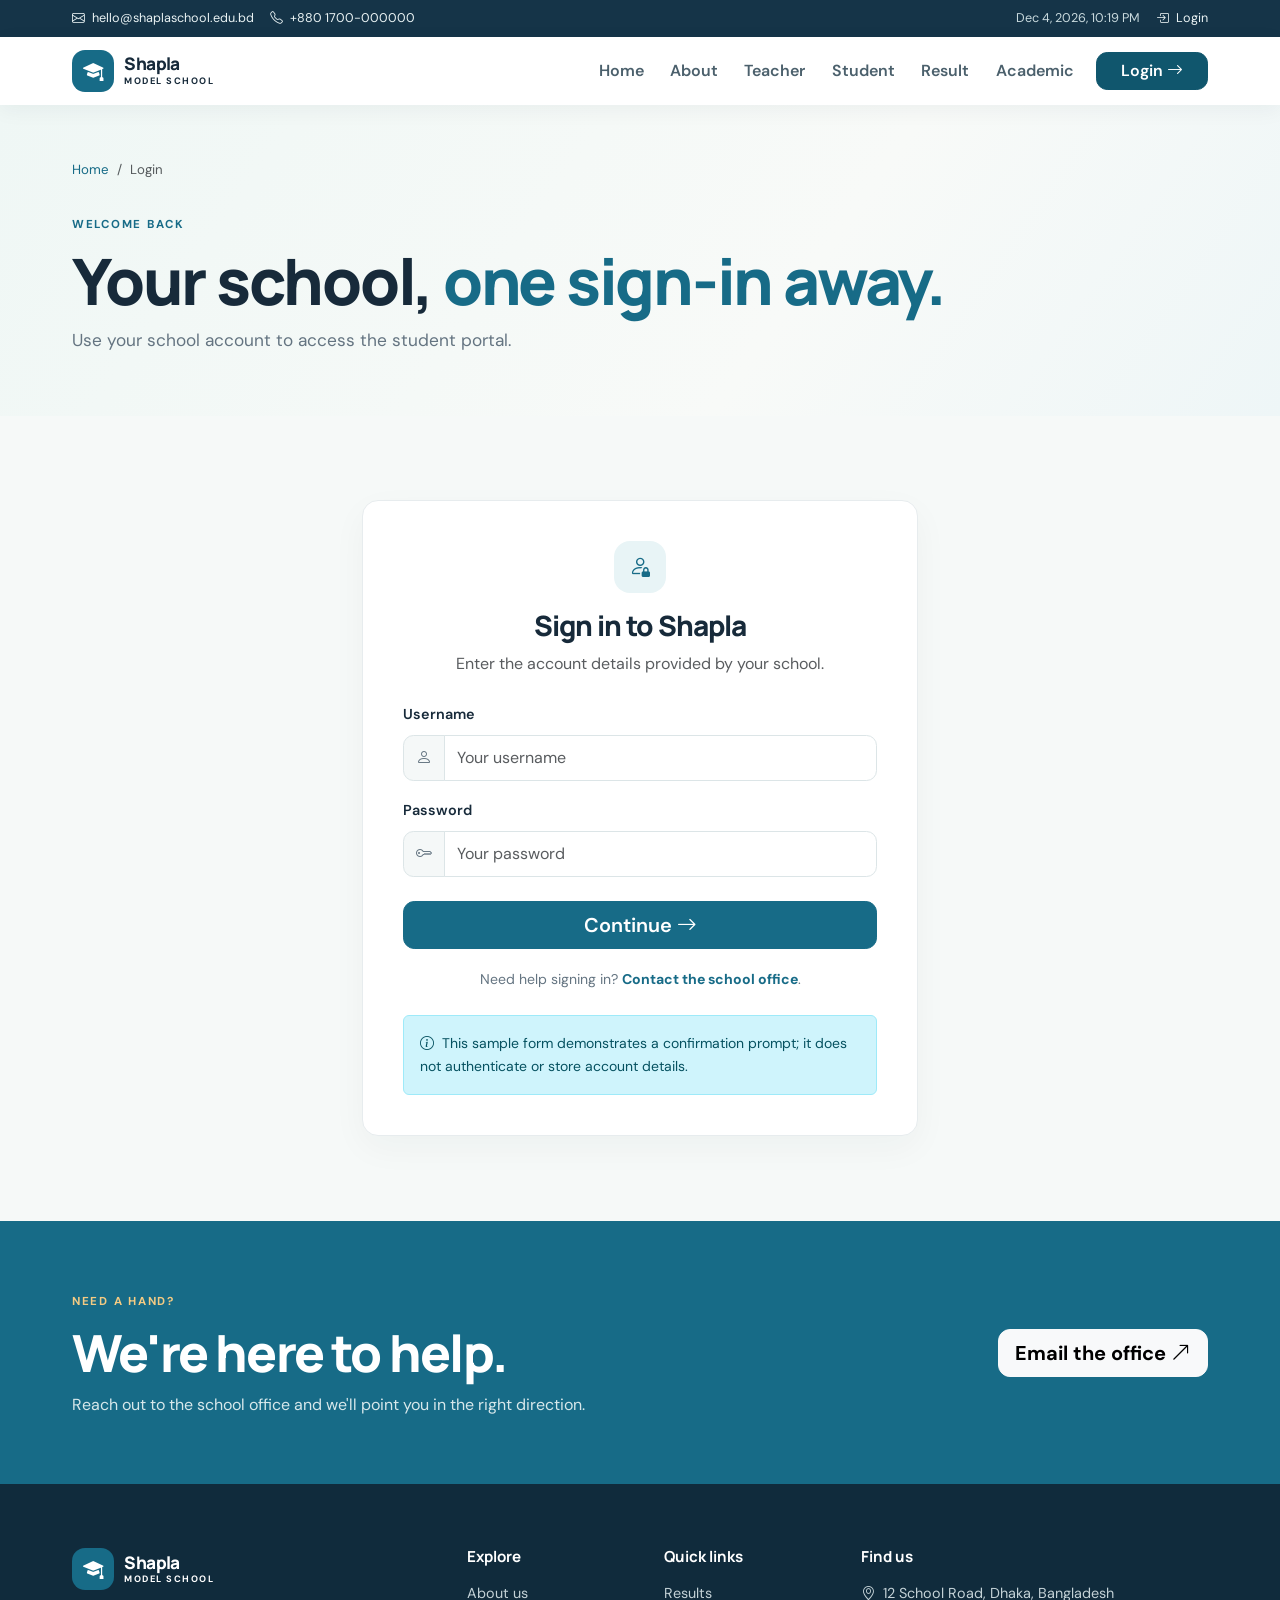
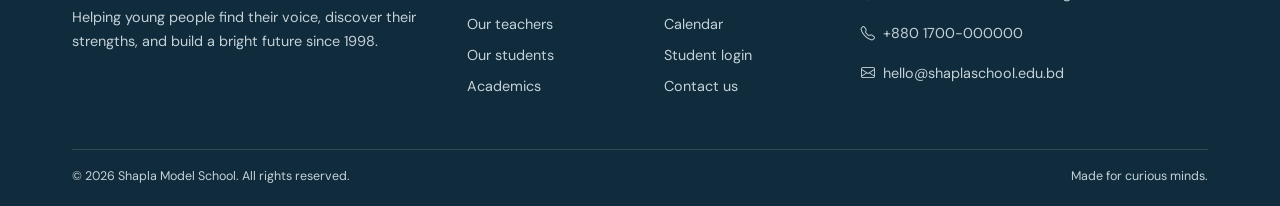
<file: login.html>
<!doctype html>
<html lang="en">
<head><meta charset="utf-8"><meta name="viewport" content="width=device-width, initial-scale=1"><meta name="description" content="Sign in to the Shapla Model School student portal."><title>Login | Shapla Model School</title><link href="https://cdn.jsdelivr.net/npm/bootstrap@5.3.3/dist/css/bootstrap.min.css" rel="stylesheet"><link href="https://cdn.jsdelivr.net/npm/bootstrap-icons@1.11.3/font/bootstrap-icons.min.css" rel="stylesheet"><link href="assets/css/style.css" rel="stylesheet"></head>
<body>
  <div class="topbar"><div class="container d-flex flex-wrap justify-content-between align-items-center gap-2"><div class="d-flex flex-wrap gap-3"><a href="mailto:hello@shaplaschool.edu.bd"><i class="bi bi-envelope"></i> hello@shaplaschool.edu.bd</a><a href="tel:+8801700000000"><i class="bi bi-telephone"></i> +880 1700-000000</a></div><div class="d-flex align-items-center gap-3"><span class="live-clock" data-clock></span><a href="login.html"><i class="bi bi-box-arrow-in-right"></i> Login</a></div></div></div>
  <nav class="navbar navbar-expand-lg navbar-light bg-white sticky-top main-nav"><div class="container"><a class="navbar-brand brand" href="index.html"><span class="brand-mark"><i class="bi bi-mortarboard-fill"></i></span><span>Shapla <small>MODEL SCHOOL</small></span></a><button class="navbar-toggler" type="button" data-bs-toggle="collapse" data-bs-target="#mainNav" aria-controls="mainNav" aria-expanded="false" aria-label="Toggle navigation"><span class="navbar-toggler-icon"></span></button><div class="collapse navbar-collapse" id="mainNav"><ul class="navbar-nav ms-auto align-items-lg-center"><li class="nav-item"><a class="nav-link" href="index.html">Home</a></li><li class="nav-item"><a class="nav-link" href="about.html">About</a></li><li class="nav-item"><a class="nav-link" href="teacher.html">Teacher</a></li><li class="nav-item"><a class="nav-link" href="student.html">Student</a></li><li class="nav-item"><a class="nav-link" href="result.html">Result</a></li><li class="nav-item"><a class="nav-link" href="academic.html">Academic</a></li><li class="nav-item ms-lg-2"><a class="btn btn-primary px-4 active" href="login.html">Login <i class="bi bi-arrow-right"></i></a></li></ul></div></div></nav>
  <main><section class="page-hero"><div class="container"><nav aria-label="breadcrumb"><ol class="breadcrumb"><li class="breadcrumb-item"><a href="index.html">Home</a></li><li class="breadcrumb-item active" aria-current="page">Login</li></ol></nav><span class="eyebrow">WELCOME BACK</span><h1>Your school, <span>one sign-in away.</span></h1><p>Use your school account to access the student portal.</p></div></section>
    <section class="section-pad login-section"><div class="container"><div class="row justify-content-center"><div class="col-md-9 col-lg-6"><div class="login-card"><div class="text-center mb-4"><span class="feature-icon mx-auto"><i class="bi bi-person-lock"></i></span><h2 class="h3 mt-3">Sign in to Shapla</h2><p class="text-muted mb-0">Enter the account details provided by your school.</p></div><form data-login-form><div class="mb-3"><label for="username" class="form-label">Username</label><div class="input-group"><span class="input-group-text"><i class="bi bi-person"></i></span><input class="form-control" id="username" name="username" type="text" autocomplete="username" placeholder="Your username" required></div></div><div class="mb-3"><label for="password" class="form-label">Password</label><div class="input-group"><span class="input-group-text"><i class="bi bi-key"></i></span><input class="form-control" id="password" name="password" type="password" autocomplete="current-password" placeholder="Your password" required></div></div><button class="btn btn-primary w-100 btn-lg mt-2" type="submit">Continue <i class="bi bi-arrow-right"></i></button><p class="login-help text-center mb-0">Need help signing in? <a href="mailto:hello@shaplaschool.edu.bd">Contact the school office</a>.</p></form><div class="alert alert-info small mt-4 mb-0" role="note"><i class="bi bi-info-circle me-1"></i> This sample form demonstrates a confirmation prompt; it does not authenticate or store account details.</div></div></div></div></div></section>
  </main>
  <section class="big-footer"><div class="container"><div class="row align-items-center g-4"><div class="col-lg-8"><span class="eyebrow">NEED A HAND?</span><h2>We're here to help.</h2><p>Reach out to the school office and we'll point you in the right direction.</p></div><div class="col-lg-4 text-lg-end"><a href="mailto:hello@shaplaschool.edu.bd" class="btn btn-light btn-lg">Email the office <i class="bi bi-arrow-up-right"></i></a></div></div></div></section>
  <footer class="site-footer"><div class="container"><div class="row g-5"><div class="col-lg-4"><a class="navbar-brand brand brand-footer" href="index.html"><span class="brand-mark"><i class="bi bi-mortarboard-fill"></i></span><span>Shapla <small>MODEL SCHOOL</small></span></a><p class="mt-3">Helping young people find their voice, discover their strengths, and build a bright future since 1998.</p></div><div class="col-6 col-lg-2"><h3>Explore</h3><a href="about.html">About us</a><a href="teacher.html">Our teachers</a><a href="student.html">Our students</a><a href="academic.html">Academics</a></div><div class="col-6 col-lg-2"><h3>Quick links</h3><a href="result.html">Results</a><a href="academic.html">Calendar</a><a href="login.html">Student login</a><a href="about.html">Contact us</a></div><div class="col-lg-4"><h3>Find us</h3><p><i class="bi bi-geo-alt me-2"></i>12 School Road, Dhaka, Bangladesh</p><p><i class="bi bi-telephone me-2"></i>+880 1700-000000</p><p><i class="bi bi-envelope me-2"></i>hello@shaplaschool.edu.bd</p></div></div><div class="footer-bottom"><span>© <span data-year></span> Shapla Model School. All rights reserved.</span><span>Made for curious minds.</span></div></div></footer>
  <script src="https://cdn.jsdelivr.net/npm/bootstrap@5.3.3/dist/js/bootstrap.bundle.min.js"></script><script src="assets/js/main.js"></script>
</body></html>
</file>
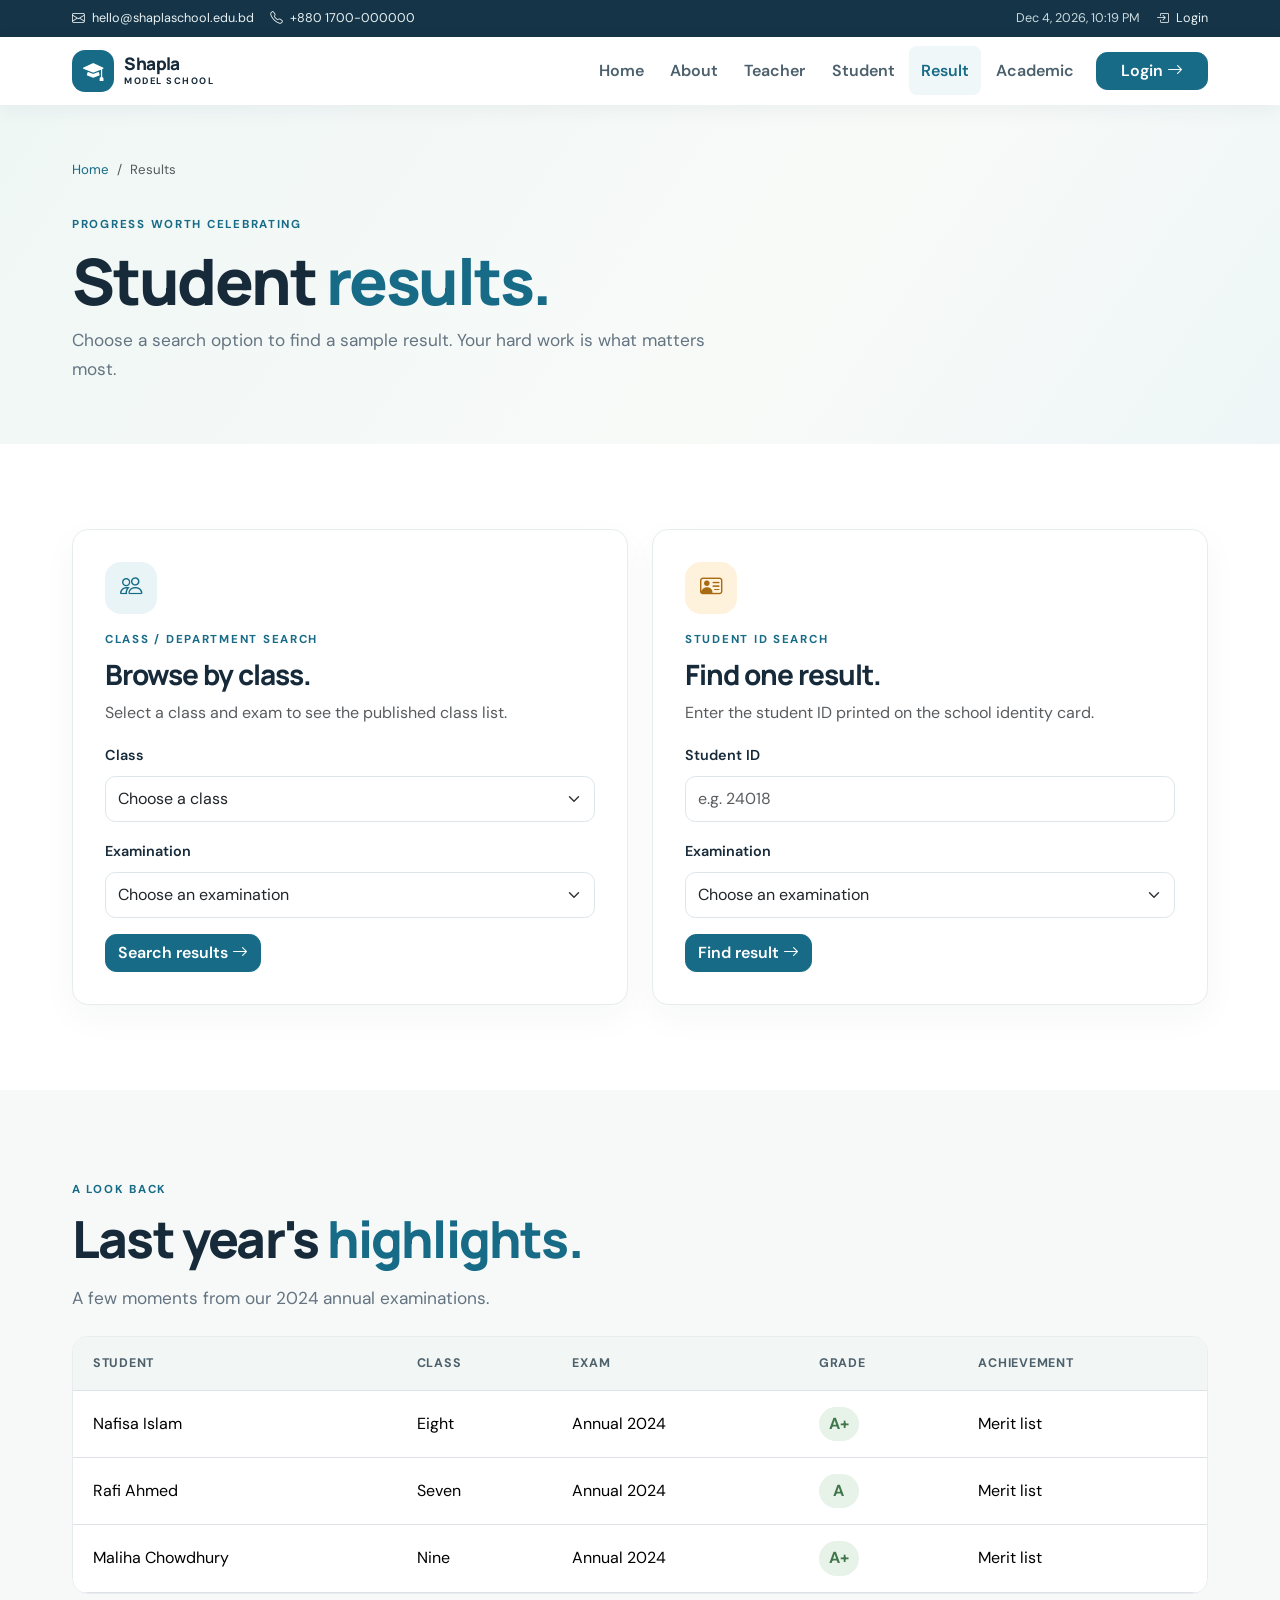
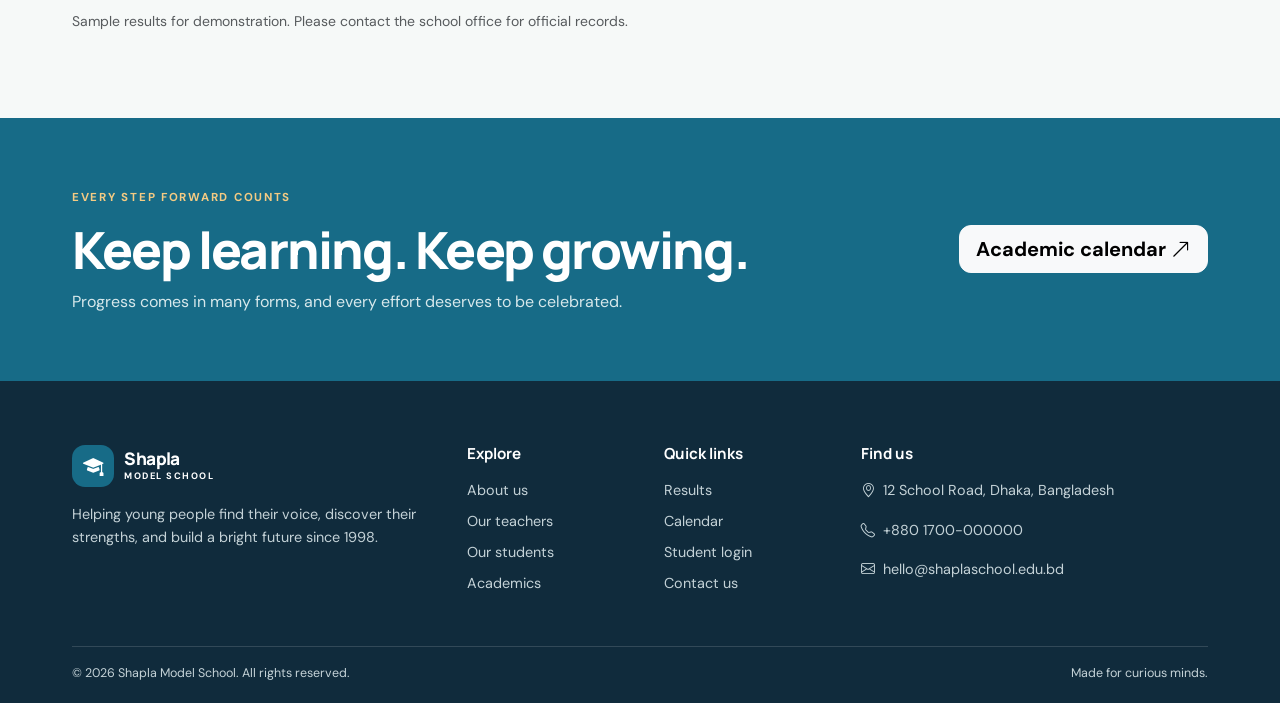
<file: result.html>
<!doctype html>
<html lang="en">
<head><meta charset="utf-8"><meta name="viewport" content="width=device-width, initial-scale=1"><meta name="description" content="Search student results at Shapla Model School."><title>Results | Shapla Model School</title><link href="https://cdn.jsdelivr.net/npm/bootstrap@5.3.3/dist/css/bootstrap.min.css" rel="stylesheet"><link href="https://cdn.jsdelivr.net/npm/bootstrap-icons@1.11.3/font/bootstrap-icons.min.css" rel="stylesheet"><link href="assets/css/style.css" rel="stylesheet"></head>
<body>
  <div class="topbar"><div class="container d-flex flex-wrap justify-content-between align-items-center gap-2"><div class="d-flex flex-wrap gap-3"><a href="mailto:hello@shaplaschool.edu.bd"><i class="bi bi-envelope"></i> hello@shaplaschool.edu.bd</a><a href="tel:+8801700000000"><i class="bi bi-telephone"></i> +880 1700-000000</a></div><div class="d-flex align-items-center gap-3"><span class="live-clock" data-clock></span><a href="login.html"><i class="bi bi-box-arrow-in-right"></i> Login</a></div></div></div>
  <nav class="navbar navbar-expand-lg navbar-light bg-white sticky-top main-nav"><div class="container"><a class="navbar-brand brand" href="index.html"><span class="brand-mark"><i class="bi bi-mortarboard-fill"></i></span><span>Shapla <small>MODEL SCHOOL</small></span></a><button class="navbar-toggler" type="button" data-bs-toggle="collapse" data-bs-target="#mainNav" aria-controls="mainNav" aria-expanded="false" aria-label="Toggle navigation"><span class="navbar-toggler-icon"></span></button><div class="collapse navbar-collapse" id="mainNav"><ul class="navbar-nav ms-auto align-items-lg-center"><li class="nav-item"><a class="nav-link" href="index.html">Home</a></li><li class="nav-item"><a class="nav-link" href="about.html">About</a></li><li class="nav-item"><a class="nav-link" href="teacher.html">Teacher</a></li><li class="nav-item"><a class="nav-link" href="student.html">Student</a></li><li class="nav-item"><a class="nav-link active" href="result.html">Result</a></li><li class="nav-item"><a class="nav-link" href="academic.html">Academic</a></li><li class="nav-item ms-lg-2"><a class="btn btn-primary px-4" href="login.html">Login <i class="bi bi-arrow-right"></i></a></li></ul></div></div></nav>
  <main><section class="page-hero"><div class="container"><nav aria-label="breadcrumb"><ol class="breadcrumb"><li class="breadcrumb-item"><a href="index.html">Home</a></li><li class="breadcrumb-item active" aria-current="page">Results</li></ol></nav><span class="eyebrow">PROGRESS WORTH CELEBRATING</span><h1>Student <span>results.</span></h1><p>Choose a search option to find a sample result. Your hard work is what matters most.</p></div></section>
    <section class="section-pad"><div class="container"><div class="row g-4"><div class="col-lg-6"><article class="search-panel h-100"><span class="feature-icon"><i class="bi bi-people"></i></span><span class="eyebrow d-block mt-3">CLASS / DEPARTMENT SEARCH</span><h2 class="h3">Browse by class.</h2><p class="text-muted">Select a class and exam to see the published class list.</p><form data-result-form="class"><div class="mb-3"><label for="resultClass" class="form-label">Class</label><select class="form-select" id="resultClass" required><option value="">Choose a class</option><option>Six</option><option>Seven</option><option>Eight</option><option>Nine</option><option>Ten</option></select></div><div class="mb-3"><label for="resultExam" class="form-label">Examination</label><select class="form-select" id="resultExam" required><option value="">Choose an examination</option><option>Annual Examination 2025</option><option>Half-Yearly Examination 2025</option></select></div><button class="btn btn-primary" type="submit">Search results <i class="bi bi-arrow-right"></i></button></form></article></div>
      <div class="col-lg-6"><article class="search-panel h-100"><span class="feature-icon icon-gold"><i class="bi bi-person-vcard"></i></span><span class="eyebrow d-block mt-3">STUDENT ID SEARCH</span><h2 class="h3">Find one result.</h2><p class="text-muted">Enter the student ID printed on the school identity card.</p><form data-result-form="student"><div class="mb-3"><label for="studentId" class="form-label">Student ID</label><input class="form-control" id="studentId" type="text" inputmode="numeric" placeholder="e.g. 24018" required></div><div class="mb-3"><label for="studentExam" class="form-label">Examination</label><select class="form-select" id="studentExam" required><option value="">Choose an examination</option><option>Annual Examination 2025</option><option>Half-Yearly Examination 2025</option></select></div><button class="btn btn-primary" type="submit">Find result <i class="bi bi-arrow-right"></i></button></form></article></div></div>
      <div class="result-output mt-4" data-result-output aria-live="polite"></div></div></section>
    <section class="section-pad bg-soft"><div class="container"><div class="row align-items-end mb-4"><div class="col"><span class="eyebrow">A LOOK BACK</span><h2 class="section-title">Last year's <span>highlights.</span></h2><p class="section-lead mb-0">A few moments from our 2024 annual examinations.</p></div></div><div class="table-responsive result-table-wrap"><table class="table align-middle mb-0"><thead><tr><th scope="col">Student</th><th scope="col">Class</th><th scope="col">Exam</th><th scope="col">Grade</th><th scope="col">Achievement</th></tr></thead><tbody><tr><td>Nafisa Islam</td><td>Eight</td><td>Annual 2024</td><td><span class="grade-pill">A+</span></td><td>Merit list</td></tr><tr><td>Rafi Ahmed</td><td>Seven</td><td>Annual 2024</td><td><span class="grade-pill">A</span></td><td>Merit list</td></tr><tr><td>Maliha Chowdhury</td><td>Nine</td><td>Annual 2024</td><td><span class="grade-pill">A+</span></td><td>Merit list</td></tr></tbody></table></div><p class="small text-muted mt-3 mb-0">Sample results for demonstration. Please contact the school office for official records.</p></div></section>
  </main>
  <section class="big-footer"><div class="container"><div class="row align-items-center g-4"><div class="col-lg-8"><span class="eyebrow">EVERY STEP FORWARD COUNTS</span><h2>Keep learning. Keep growing.</h2><p>Progress comes in many forms, and every effort deserves to be celebrated.</p></div><div class="col-lg-4 text-lg-end"><a href="academic.html" class="btn btn-light btn-lg">Academic calendar <i class="bi bi-arrow-up-right"></i></a></div></div></div></section>
  <footer class="site-footer"><div class="container"><div class="row g-5"><div class="col-lg-4"><a class="navbar-brand brand brand-footer" href="index.html"><span class="brand-mark"><i class="bi bi-mortarboard-fill"></i></span><span>Shapla <small>MODEL SCHOOL</small></span></a><p class="mt-3">Helping young people find their voice, discover their strengths, and build a bright future since 1998.</p></div><div class="col-6 col-lg-2"><h3>Explore</h3><a href="about.html">About us</a><a href="teacher.html">Our teachers</a><a href="student.html">Our students</a><a href="academic.html">Academics</a></div><div class="col-6 col-lg-2"><h3>Quick links</h3><a href="result.html">Results</a><a href="academic.html">Calendar</a><a href="login.html">Student login</a><a href="about.html">Contact us</a></div><div class="col-lg-4"><h3>Find us</h3><p><i class="bi bi-geo-alt me-2"></i>12 School Road, Dhaka, Bangladesh</p><p><i class="bi bi-telephone me-2"></i>+880 1700-000000</p><p><i class="bi bi-envelope me-2"></i>hello@shaplaschool.edu.bd</p></div></div><div class="footer-bottom"><span>© <span data-year></span> Shapla Model School. All rights reserved.</span><span>Made for curious minds.</span></div></div></footer>
  <script src="https://cdn.jsdelivr.net/npm/bootstrap@5.3.3/dist/js/bootstrap.bundle.min.js"></script><script src="assets/js/main.js"></script>
</body></html>
</file>
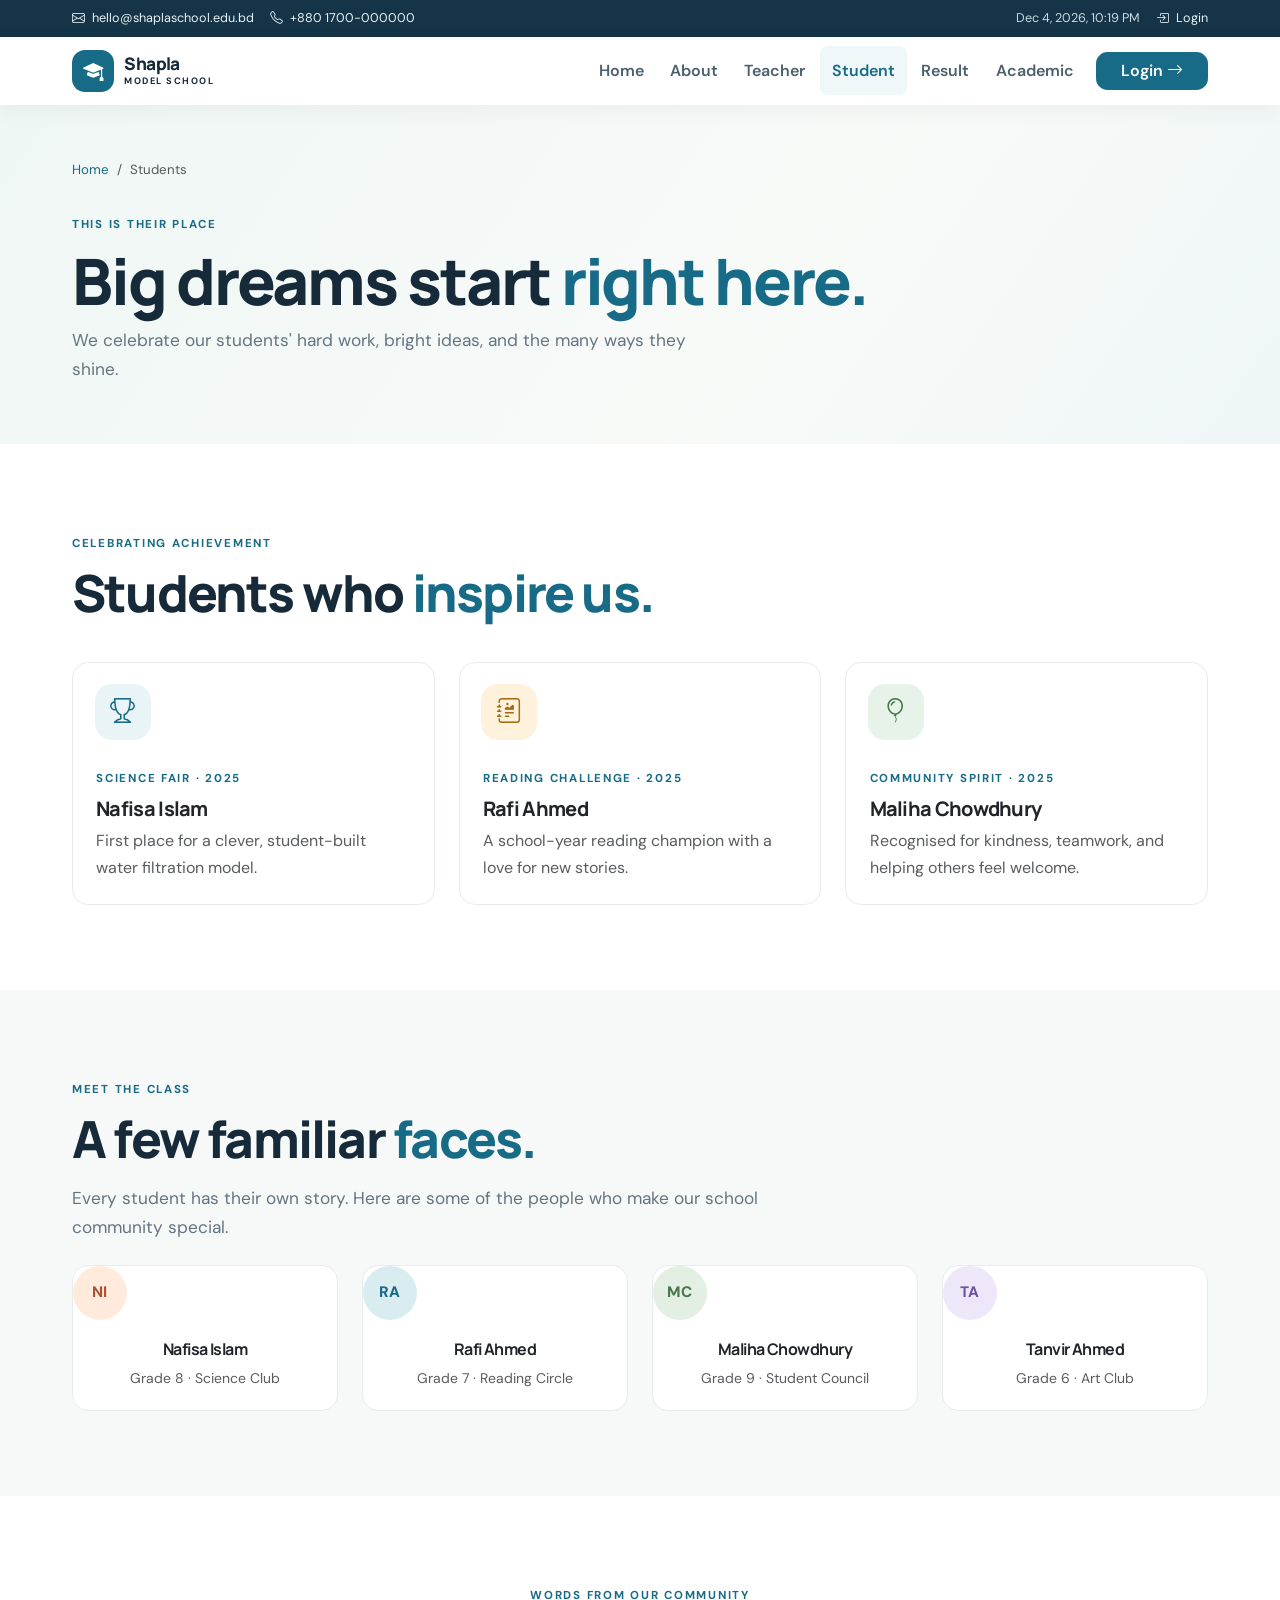
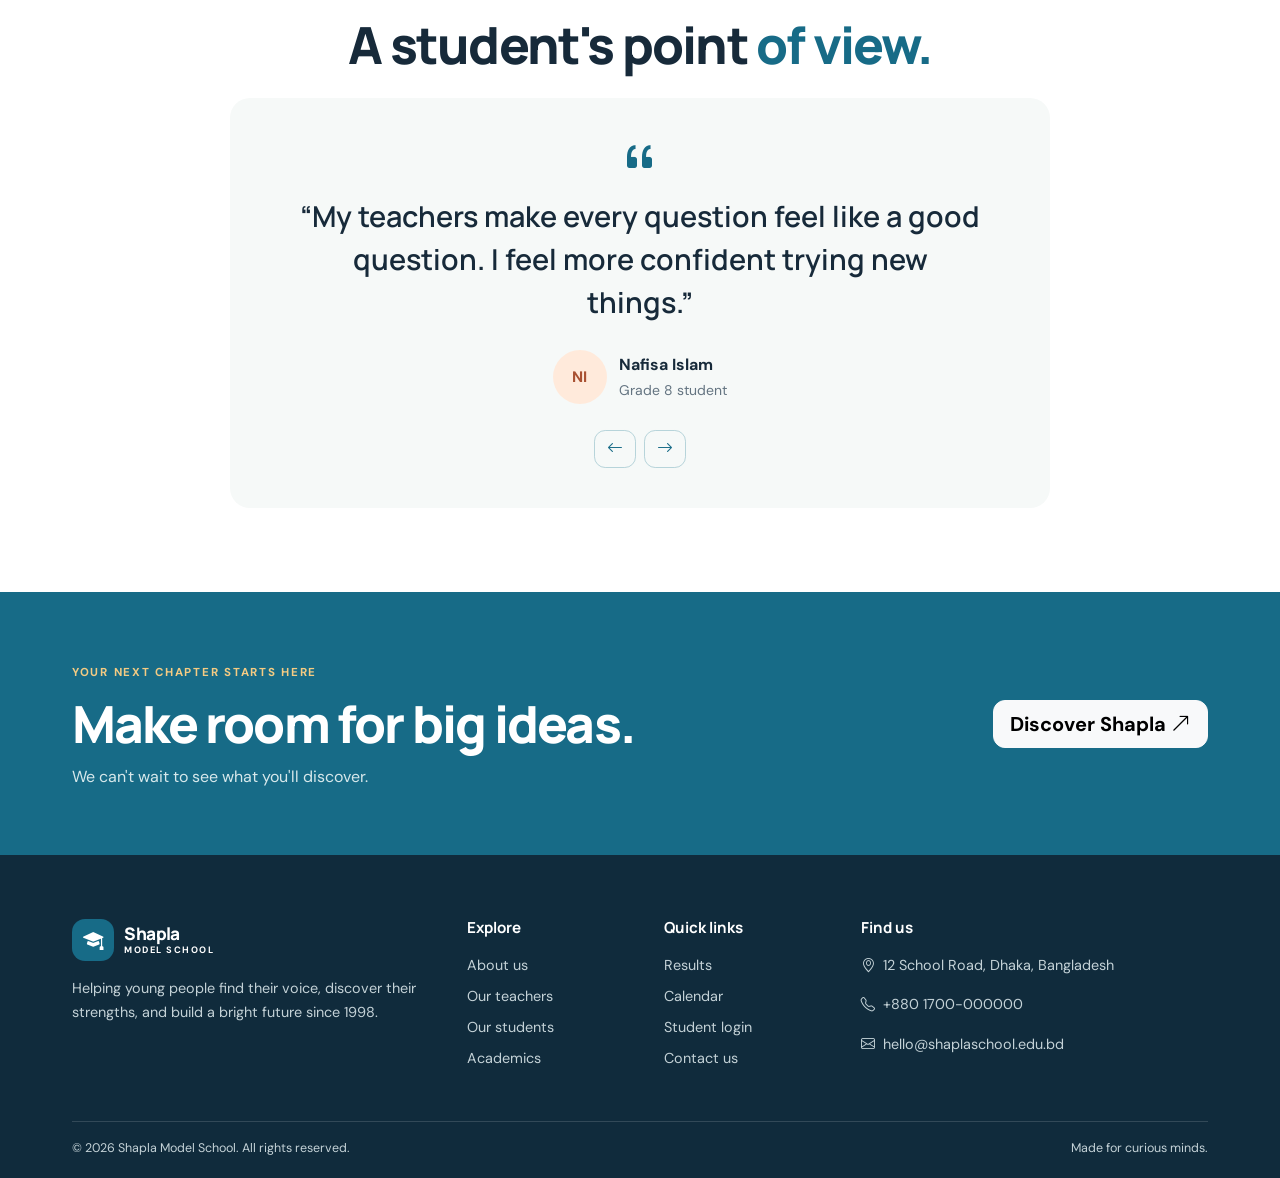
<file: student.html>
<!doctype html>
<html lang="en">
<head><meta charset="utf-8"><meta name="viewport" content="width=device-width, initial-scale=1"><meta name="description" content="Celebrate student achievements and hear from the Shapla Model School community."><title>Students | Shapla Model School</title><link href="https://cdn.jsdelivr.net/npm/bootstrap@5.3.3/dist/css/bootstrap.min.css" rel="stylesheet"><link href="https://cdn.jsdelivr.net/npm/bootstrap-icons@1.11.3/font/bootstrap-icons.min.css" rel="stylesheet"><link href="assets/css/style.css" rel="stylesheet"></head>
<body>
  <div class="topbar"><div class="container d-flex flex-wrap justify-content-between align-items-center gap-2"><div class="d-flex flex-wrap gap-3"><a href="mailto:hello@shaplaschool.edu.bd"><i class="bi bi-envelope"></i> hello@shaplaschool.edu.bd</a><a href="tel:+8801700000000"><i class="bi bi-telephone"></i> +880 1700-000000</a></div><div class="d-flex align-items-center gap-3"><span class="live-clock" data-clock></span><a href="login.html"><i class="bi bi-box-arrow-in-right"></i> Login</a></div></div></div>
  <nav class="navbar navbar-expand-lg navbar-light bg-white sticky-top main-nav"><div class="container"><a class="navbar-brand brand" href="index.html"><span class="brand-mark"><i class="bi bi-mortarboard-fill"></i></span><span>Shapla <small>MODEL SCHOOL</small></span></a><button class="navbar-toggler" type="button" data-bs-toggle="collapse" data-bs-target="#mainNav" aria-controls="mainNav" aria-expanded="false" aria-label="Toggle navigation"><span class="navbar-toggler-icon"></span></button><div class="collapse navbar-collapse" id="mainNav"><ul class="navbar-nav ms-auto align-items-lg-center"><li class="nav-item"><a class="nav-link" href="index.html">Home</a></li><li class="nav-item"><a class="nav-link" href="about.html">About</a></li><li class="nav-item"><a class="nav-link" href="teacher.html">Teacher</a></li><li class="nav-item"><a class="nav-link active" href="student.html">Student</a></li><li class="nav-item"><a class="nav-link" href="result.html">Result</a></li><li class="nav-item"><a class="nav-link" href="academic.html">Academic</a></li><li class="nav-item ms-lg-2"><a class="btn btn-primary px-4" href="login.html">Login <i class="bi bi-arrow-right"></i></a></li></ul></div></div></nav>
  <main><section class="page-hero"><div class="container"><nav aria-label="breadcrumb"><ol class="breadcrumb"><li class="breadcrumb-item"><a href="index.html">Home</a></li><li class="breadcrumb-item active" aria-current="page">Students</li></ol></nav><span class="eyebrow">THIS IS THEIR PLACE</span><h1>Big dreams start <span>right here.</span></h1><p>We celebrate our students' hard work, bright ideas, and the many ways they shine.</p></div></section>
    <section class="section-pad"><div class="container"><div class="row align-items-end mb-4"><div class="col"><span class="eyebrow">CELEBRATING ACHIEVEMENT</span><h2 class="section-title">Students who <span>inspire us.</span></h2></div></div><div class="row g-4"><div class="col-md-4"><article class="card achievement-card h-100"><div class="achievement-icon"><i class="bi bi-trophy"></i></div><div class="card-body"><span class="eyebrow">SCIENCE FAIR · 2025</span><h3 class="h5">Nafisa Islam</h3><p class="mb-0 text-muted">First place for a clever, student-built water filtration model.</p></div></article></div><div class="col-md-4"><article class="card achievement-card h-100"><div class="achievement-icon gold"><i class="bi bi-journal-richtext"></i></div><div class="card-body"><span class="eyebrow">READING CHALLENGE · 2025</span><h3 class="h5">Rafi Ahmed</h3><p class="mb-0 text-muted">A school-year reading champion with a love for new stories.</p></div></article></div><div class="col-md-4"><article class="card achievement-card h-100"><div class="achievement-icon green"><i class="bi bi-balloon"></i></div><div class="card-body"><span class="eyebrow">COMMUNITY SPIRIT · 2025</span><h3 class="h5">Maliha Chowdhury</h3><p class="mb-0 text-muted">Recognised for kindness, teamwork, and helping others feel welcome.</p></div></article></div></div></div></section>
    <section class="section-pad bg-soft"><div class="container"><div class="row align-items-end mb-4"><div class="col-md-8"><span class="eyebrow">MEET THE CLASS</span><h2 class="section-title">A few familiar <span>faces.</span></h2><p class="section-lead mb-0">Every student has their own story. Here are some of the people who make our school community special.</p></div></div><div class="row g-4"><div class="col-6 col-lg-3"><article class="card student-card h-100"><div class="student-avatar avatar-peach">NI</div><div class="card-body"><h3 class="h6">Nafisa Islam</h3><p class="small text-muted mb-0">Grade 8 · Science Club</p></div></article></div><div class="col-6 col-lg-3"><article class="card student-card h-100"><div class="student-avatar avatar-blue">RA</div><div class="card-body"><h3 class="h6">Rafi Ahmed</h3><p class="small text-muted mb-0">Grade 7 · Reading Circle</p></div></article></div><div class="col-6 col-lg-3"><article class="card student-card h-100"><div class="student-avatar avatar-green">MC</div><div class="card-body"><h3 class="h6">Maliha Chowdhury</h3><p class="small text-muted mb-0">Grade 9 · Student Council</p></div></article></div><div class="col-6 col-lg-3"><article class="card student-card h-100"><div class="student-avatar avatar-lilac">TA</div><div class="card-body"><h3 class="h6">Tanvir Ahmed</h3><p class="small text-muted mb-0">Grade 6 · Art Club</p></div></article></div></div></div></section>
    <section class="section-pad"><div class="container"><div class="text-center mx-auto section-heading mb-4"><span class="eyebrow">WORDS FROM OUR COMMUNITY</span><h2 class="section-title">A student's point <span>of view.</span></h2></div><div id="studentVoices" class="carousel slide feedback-carousel" data-bs-ride="carousel"><div class="carousel-inner"><div class="carousel-item active"><figure class="feedback-quote"><i class="bi bi-quote quote-mark"></i><blockquote>“My teachers make every question feel like a good question. I feel more confident trying new things.”</blockquote><figcaption><span class="student-avatar avatar-peach">NI</span><span><strong>Nafisa Islam</strong><small>Grade 8 student</small></span></figcaption></figure></div><div class="carousel-item"><figure class="feedback-quote"><i class="bi bi-quote quote-mark"></i><blockquote>“I joined the reading circle this year and found so many stories I love. Now I always have a book in my bag.”</blockquote><figcaption><span class="student-avatar avatar-blue">RA</span><span><strong>Rafi Ahmed</strong><small>Grade 7 student</small></span></figcaption></figure></div><div class="carousel-item"><figure class="feedback-quote"><i class="bi bi-quote quote-mark"></i><blockquote>“Being on the student council taught me to listen and work with people who see things differently.”</blockquote><figcaption><span class="student-avatar avatar-green">MC</span><span><strong>Maliha Chowdhury</strong><small>Grade 9 student</small></span></figcaption></figure></div></div><div class="feedback-controls"><button class="btn btn-outline-primary" type="button" data-bs-target="#studentVoices" data-bs-slide="prev" aria-label="Previous feedback"><i class="bi bi-arrow-left"></i></button><button class="btn btn-outline-primary" type="button" data-bs-target="#studentVoices" data-bs-slide="next" aria-label="Next feedback"><i class="bi bi-arrow-right"></i></button></div></div></div></section>
  </main>
  <section class="big-footer"><div class="container"><div class="row align-items-center g-4"><div class="col-lg-8"><span class="eyebrow">YOUR NEXT CHAPTER STARTS HERE</span><h2>Make room for big ideas.</h2><p>We can't wait to see what you'll discover.</p></div><div class="col-lg-4 text-lg-end"><a href="about.html" class="btn btn-light btn-lg">Discover Shapla <i class="bi bi-arrow-up-right"></i></a></div></div></div></section>
  <footer class="site-footer"><div class="container"><div class="row g-5"><div class="col-lg-4"><a class="navbar-brand brand brand-footer" href="index.html"><span class="brand-mark"><i class="bi bi-mortarboard-fill"></i></span><span>Shapla <small>MODEL SCHOOL</small></span></a><p class="mt-3">Helping young people find their voice, discover their strengths, and build a bright future since 1998.</p></div><div class="col-6 col-lg-2"><h3>Explore</h3><a href="about.html">About us</a><a href="teacher.html">Our teachers</a><a href="student.html">Our students</a><a href="academic.html">Academics</a></div><div class="col-6 col-lg-2"><h3>Quick links</h3><a href="result.html">Results</a><a href="academic.html">Calendar</a><a href="login.html">Student login</a><a href="about.html">Contact us</a></div><div class="col-lg-4"><h3>Find us</h3><p><i class="bi bi-geo-alt me-2"></i>12 School Road, Dhaka, Bangladesh</p><p><i class="bi bi-telephone me-2"></i>+880 1700-000000</p><p><i class="bi bi-envelope me-2"></i>hello@shaplaschool.edu.bd</p></div></div><div class="footer-bottom"><span>© <span data-year></span> Shapla Model School. All rights reserved.</span><span>Made for curious minds.</span></div></div></footer>
  <script src="https://cdn.jsdelivr.net/npm/bootstrap@5.3.3/dist/js/bootstrap.bundle.min.js"></script><script src="assets/js/main.js"></script>
</body></html>
</file>
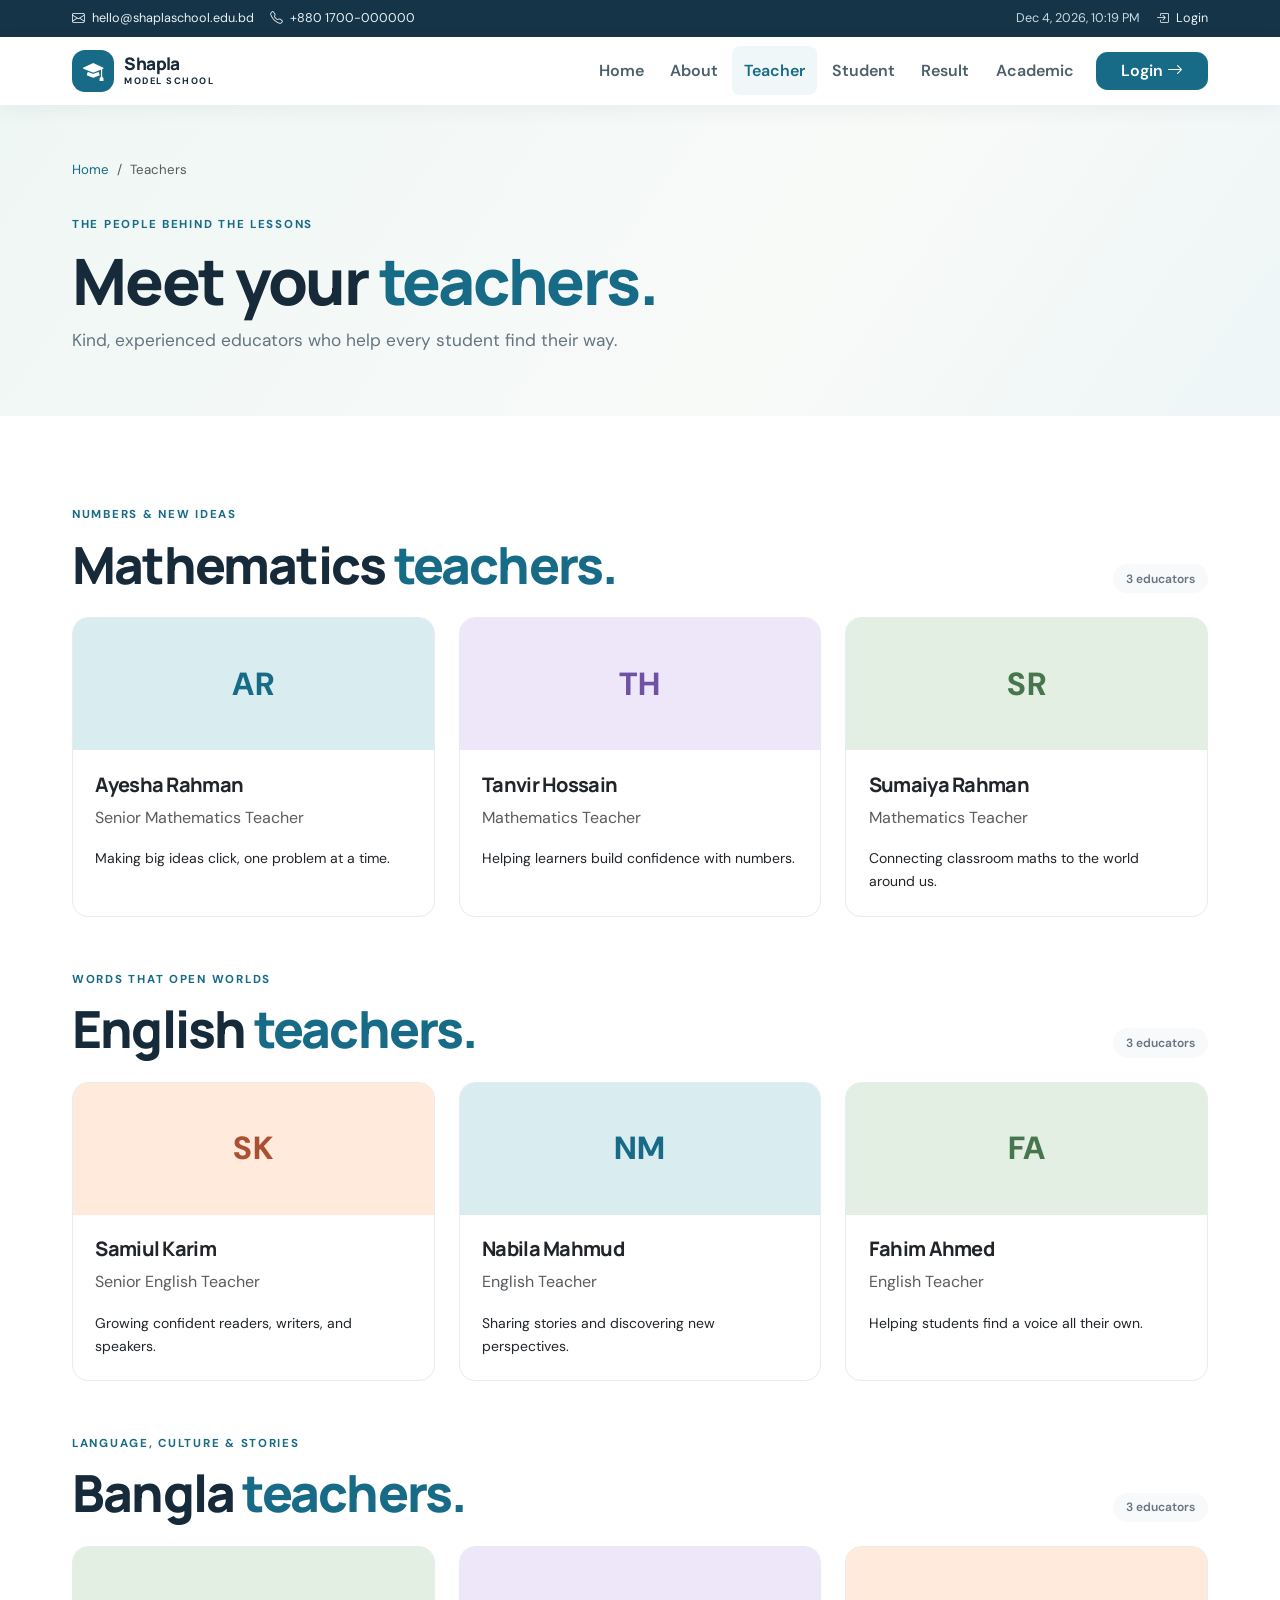
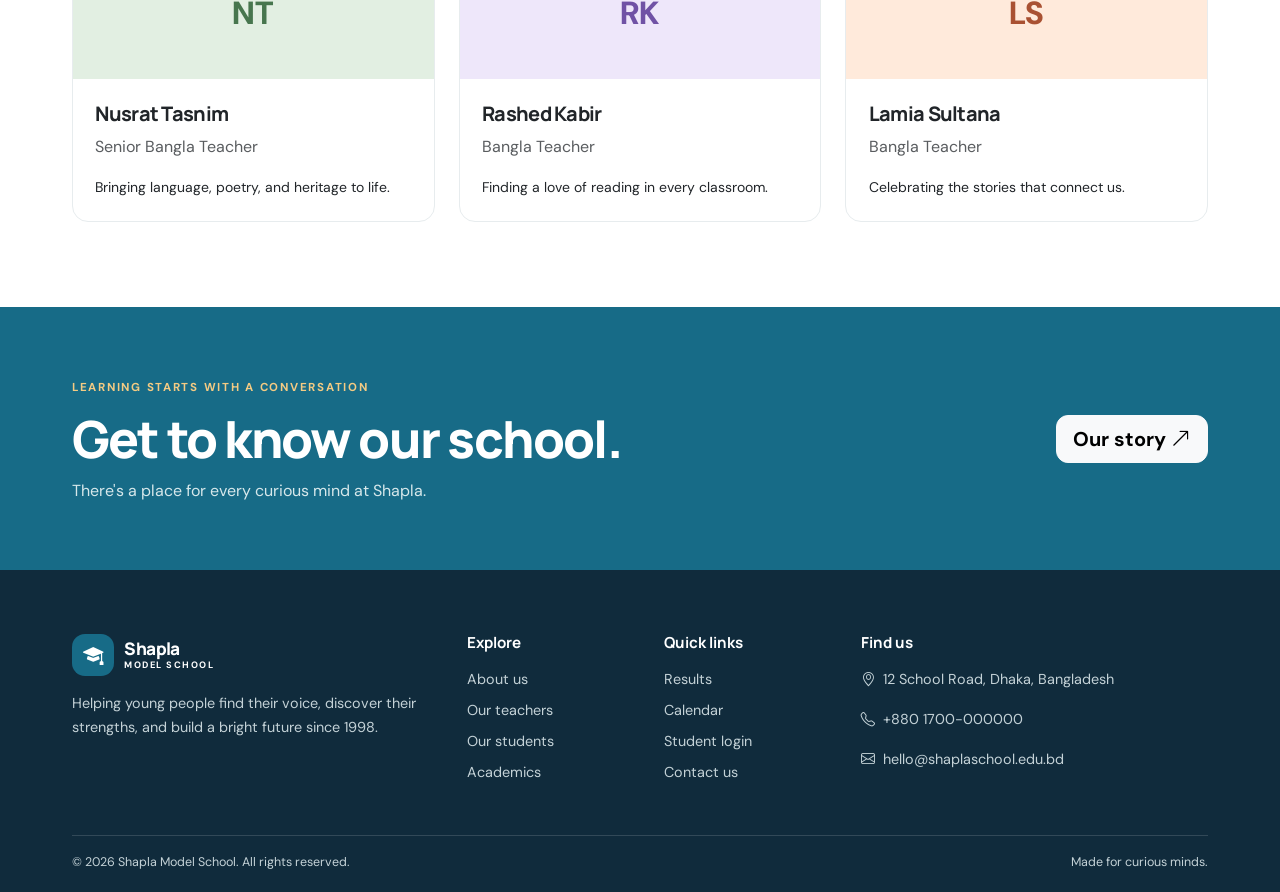
<file: teacher.html>
<!doctype html>
<html lang="en">
<head><meta charset="utf-8"><meta name="viewport" content="width=device-width, initial-scale=1"><meta name="description" content="Meet the dedicated teachers at Shapla Model School."><title>Our Teachers | Shapla Model School</title><link href="https://cdn.jsdelivr.net/npm/bootstrap@5.3.3/dist/css/bootstrap.min.css" rel="stylesheet"><link href="https://cdn.jsdelivr.net/npm/bootstrap-icons@1.11.3/font/bootstrap-icons.min.css" rel="stylesheet"><link href="assets/css/style.css" rel="stylesheet"></head>
<body>
  <div class="topbar"><div class="container d-flex flex-wrap justify-content-between align-items-center gap-2"><div class="d-flex flex-wrap gap-3"><a href="mailto:hello@shaplaschool.edu.bd"><i class="bi bi-envelope"></i> hello@shaplaschool.edu.bd</a><a href="tel:+8801700000000"><i class="bi bi-telephone"></i> +880 1700-000000</a></div><div class="d-flex align-items-center gap-3"><span class="live-clock" data-clock></span><a href="login.html"><i class="bi bi-box-arrow-in-right"></i> Login</a></div></div></div>
  <nav class="navbar navbar-expand-lg navbar-light bg-white sticky-top main-nav"><div class="container"><a class="navbar-brand brand" href="index.html"><span class="brand-mark"><i class="bi bi-mortarboard-fill"></i></span><span>Shapla <small>MODEL SCHOOL</small></span></a><button class="navbar-toggler" type="button" data-bs-toggle="collapse" data-bs-target="#mainNav" aria-controls="mainNav" aria-expanded="false" aria-label="Toggle navigation"><span class="navbar-toggler-icon"></span></button><div class="collapse navbar-collapse" id="mainNav"><ul class="navbar-nav ms-auto align-items-lg-center"><li class="nav-item"><a class="nav-link" href="index.html">Home</a></li><li class="nav-item"><a class="nav-link" href="about.html">About</a></li><li class="nav-item"><a class="nav-link active" href="teacher.html">Teacher</a></li><li class="nav-item"><a class="nav-link" href="student.html">Student</a></li><li class="nav-item"><a class="nav-link" href="result.html">Result</a></li><li class="nav-item"><a class="nav-link" href="academic.html">Academic</a></li><li class="nav-item ms-lg-2"><a class="btn btn-primary px-4" href="login.html">Login <i class="bi bi-arrow-right"></i></a></li></ul></div></div></nav>
  <main><section class="page-hero"><div class="container"><nav aria-label="breadcrumb"><ol class="breadcrumb"><li class="breadcrumb-item"><a href="index.html">Home</a></li><li class="breadcrumb-item active" aria-current="page">Teachers</li></ol></nav><span class="eyebrow">THE PEOPLE BEHIND THE LESSONS</span><h1>Meet your <span>teachers.</span></h1><p>Kind, experienced educators who help every student find their way.</p></div></section>
    <section class="section-pad"><div class="container"><div class="teacher-group"><div class="d-flex justify-content-between align-items-end mb-4"><div><span class="eyebrow">NUMBERS &amp; NEW IDEAS</span><h2 class="section-title mb-0">Mathematics <span>teachers.</span></h2></div><span class="badge rounded-pill text-bg-light">3 educators</span></div><div class="row g-4"><div class="col-sm-6 col-lg-4"><article class="card staff-card h-100"><div class="teacher-avatar avatar-blue">AR</div><div class="card-body"><h3 class="h5">Ayesha Rahman</h3><p class="text-muted">Senior Mathematics Teacher</p><p class="small mb-0">Making big ideas click, one problem at a time.</p></div></article></div><div class="col-sm-6 col-lg-4"><article class="card staff-card h-100"><div class="teacher-avatar avatar-lilac">TH</div><div class="card-body"><h3 class="h5">Tanvir Hossain</h3><p class="text-muted">Mathematics Teacher</p><p class="small mb-0">Helping learners build confidence with numbers.</p></div></article></div><div class="col-sm-6 col-lg-4"><article class="card staff-card h-100"><div class="teacher-avatar avatar-green">SR</div><div class="card-body"><h3 class="h5">Sumaiya Rahman</h3><p class="text-muted">Mathematics Teacher</p><p class="small mb-0">Connecting classroom maths to the world around us.</p></div></article></div></div></div>
      <div class="teacher-group mt-5"><div class="d-flex justify-content-between align-items-end mb-4"><div><span class="eyebrow">WORDS THAT OPEN WORLDS</span><h2 class="section-title mb-0">English <span>teachers.</span></h2></div><span class="badge rounded-pill text-bg-light">3 educators</span></div><div class="row g-4"><div class="col-sm-6 col-lg-4"><article class="card staff-card h-100"><div class="teacher-avatar avatar-peach">SK</div><div class="card-body"><h3 class="h5">Samiul Karim</h3><p class="text-muted">Senior English Teacher</p><p class="small mb-0">Growing confident readers, writers, and speakers.</p></div></article></div><div class="col-sm-6 col-lg-4"><article class="card staff-card h-100"><div class="teacher-avatar avatar-blue">NM</div><div class="card-body"><h3 class="h5">Nabila Mahmud</h3><p class="text-muted">English Teacher</p><p class="small mb-0">Sharing stories and discovering new perspectives.</p></div></article></div><div class="col-sm-6 col-lg-4"><article class="card staff-card h-100"><div class="teacher-avatar avatar-green">FA</div><div class="card-body"><h3 class="h5">Fahim Ahmed</h3><p class="text-muted">English Teacher</p><p class="small mb-0">Helping students find a voice all their own.</p></div></article></div></div></div>
      <div class="teacher-group mt-5"><div class="d-flex justify-content-between align-items-end mb-4"><div><span class="eyebrow">LANGUAGE, CULTURE &amp; STORIES</span><h2 class="section-title mb-0">Bangla <span>teachers.</span></h2></div><span class="badge rounded-pill text-bg-light">3 educators</span></div><div class="row g-4"><div class="col-sm-6 col-lg-4"><article class="card staff-card h-100"><div class="teacher-avatar avatar-green">NT</div><div class="card-body"><h3 class="h5">Nusrat Tasnim</h3><p class="text-muted">Senior Bangla Teacher</p><p class="small mb-0">Bringing language, poetry, and heritage to life.</p></div></article></div><div class="col-sm-6 col-lg-4"><article class="card staff-card h-100"><div class="teacher-avatar avatar-lilac">RK</div><div class="card-body"><h3 class="h5">Rashed Kabir</h3><p class="text-muted">Bangla Teacher</p><p class="small mb-0">Finding a love of reading in every classroom.</p></div></article></div><div class="col-sm-6 col-lg-4"><article class="card staff-card h-100"><div class="teacher-avatar avatar-peach">LS</div><div class="card-body"><h3 class="h5">Lamia Sultana</h3><p class="text-muted">Bangla Teacher</p><p class="small mb-0">Celebrating the stories that connect us.</p></div></article></div></div></div></div></section>
  </main>
  <section class="big-footer"><div class="container"><div class="row align-items-center g-4"><div class="col-lg-8"><span class="eyebrow">LEARNING STARTS WITH A CONVERSATION</span><h2>Get to know our school.</h2><p>There's a place for every curious mind at Shapla.</p></div><div class="col-lg-4 text-lg-end"><a href="about.html" class="btn btn-light btn-lg">Our story <i class="bi bi-arrow-up-right"></i></a></div></div></div></section>
  <footer class="site-footer"><div class="container"><div class="row g-5"><div class="col-lg-4"><a class="navbar-brand brand brand-footer" href="index.html"><span class="brand-mark"><i class="bi bi-mortarboard-fill"></i></span><span>Shapla <small>MODEL SCHOOL</small></span></a><p class="mt-3">Helping young people find their voice, discover their strengths, and build a bright future since 1998.</p></div><div class="col-6 col-lg-2"><h3>Explore</h3><a href="about.html">About us</a><a href="teacher.html">Our teachers</a><a href="student.html">Our students</a><a href="academic.html">Academics</a></div><div class="col-6 col-lg-2"><h3>Quick links</h3><a href="result.html">Results</a><a href="academic.html">Calendar</a><a href="login.html">Student login</a><a href="about.html">Contact us</a></div><div class="col-lg-4"><h3>Find us</h3><p><i class="bi bi-geo-alt me-2"></i>12 School Road, Dhaka, Bangladesh</p><p><i class="bi bi-telephone me-2"></i>+880 1700-000000</p><p><i class="bi bi-envelope me-2"></i>hello@shaplaschool.edu.bd</p></div></div><div class="footer-bottom"><span>© <span data-year></span> Shapla Model School. All rights reserved.</span><span>Made for curious minds.</span></div></div></footer>
  <script src="https://cdn.jsdelivr.net/npm/bootstrap@5.3.3/dist/js/bootstrap.bundle.min.js"></script><script src="assets/js/main.js"></script>
</body></html>
</file>
<file: assets/css/style.css>
@import url('https://fonts.googleapis.com/css2?family=DM+Sans:wght@400;500;600;700&family=Manrope:wght@400;500;600;700;800&display=swap');

:root {
  --ink: #172a3a;
  --muted: #647481;
  --blue: #176b87;
  --blue-dark: #10566d;
  --blue-soft: #e8f4f6;
  --gold: #f3bb62;
  --green-soft: #e7f2e9;
  --line: #e7ecee;
  --paper: #f6f9f8;
}

* { box-sizing: border-box; }
body { color: var(--ink); font-family: "DM Sans", sans-serif; line-height: 1.65; }
h1, h2, h3, h4, .brand { font-family: "Manrope", sans-serif; letter-spacing: -.035em; }
a { color: inherit; text-decoration: none; }
a:hover { color: var(--blue); }
.container { max-width: 1160px; }
.topbar { background: #153448; color: #eaf3f4; font-size: .79rem; padding: .5rem 0; }
.topbar a { color: inherit; }
.topbar a:hover { color: var(--gold); }
.topbar .bi { margin-right: .25rem; }
.live-clock { font-variant-numeric: tabular-nums; color: #c9dade; }
.main-nav { box-shadow: 0 5px 20px rgb(22 45 58 / 5%); z-index: 1020; }
.brand { display: inline-flex; align-items: center; gap: .65rem; color: var(--ink); font-size: 1.08rem; font-weight: 800; line-height: 1.05; }
.brand small { display: block; font-family: "DM Sans", sans-serif; font-size: .58rem; font-weight: 700; letter-spacing: .16em; margin-top: .2rem; }
.brand-mark { width: 42px; height: 42px; border-radius: 13px; display: inline-grid; place-items: center; background: var(--blue); color: white; font-size: 1.28rem; }
.navbar-nav { gap: .15rem; }
.navbar-nav .nav-link { color: #4b606c; font-weight: 600; padding: .7rem .75rem !important; transition: color .18s ease, background .18s ease; border-radius: .5rem; }
.navbar-nav .nav-link:hover, .navbar-nav .nav-link.active { color: var(--blue); background: #f0f7f8; }
.navbar-nav .btn { font-weight: 600; }
.btn-primary { --bs-btn-bg: var(--blue); --bs-btn-border-color: var(--blue); --bs-btn-hover-bg: var(--blue-dark); --bs-btn-hover-border-color: var(--blue-dark); --bs-btn-active-bg: var(--blue-dark); --bs-btn-active-border-color: var(--blue-dark); --bs-btn-focus-shadow-rgb: 23,107,135; border-radius: .7rem; font-weight: 600; }
.btn-outline-primary { --bs-btn-color: var(--blue); --bs-btn-border-color: #b7d4da; --bs-btn-hover-bg: var(--blue); --bs-btn-hover-border-color: var(--blue); --bs-btn-hover-color: #fff; border-radius: .7rem; font-weight: 600; }
.hero-image { height: min(660px, 67vw); min-height: 480px; object-fit: cover; }
.hero-carousel .carousel-item { position: relative; }
.hero-carousel .carousel-item::after { position: absolute; inset: 0; content: ""; background: linear-gradient(90deg, rgb(9 34 47 / 75%) 0%, rgb(9 34 47 / 48%) 41%, transparent 82%); }
.hero-carousel .carousel-caption { left: max(calc((100vw - 1160px) / 2), 8%); right: auto; bottom: 13%; z-index: 2; max-width: 590px; padding: 0 0 1.5rem; }
.hero-carousel .carousel-caption h1, .hero-carousel .carousel-caption h2 { font-size: clamp(2.6rem, 5vw, 4.7rem); font-weight: 800; line-height: 1.06; margin: .8rem 0 1rem; letter-spacing: -.055em; }
.hero-carousel .carousel-caption h1 span, .hero-carousel .carousel-caption h2 span { color: #f6c875; }
.hero-carousel .carousel-caption p { color: #ecf1f0; font-size: 1.08rem; max-width: 470px; margin-bottom: 1.5rem; }
.hero-carousel .carousel-indicators { z-index: 3; }
.eyebrow { color: var(--blue); font-size: .72rem; font-weight: 700; letter-spacing: .15em; }
.hero-carousel .eyebrow, .big-footer .eyebrow { color: #f4cb83; }
.welcome-strip { padding: 1.8rem 0; border-bottom: 1px solid var(--line); }
.section-pad { padding: 5.3rem 0; }
.bg-soft { background: var(--paper); }
.section-title { font-size: clamp(2rem, 4vw, 3.2rem); font-weight: 800; line-height: 1.13; margin: .55rem 0 1rem; }
.section-title span { color: var(--blue); }
.section-lead { color: var(--muted); font-size: 1.08rem; max-width: 690px; }
.text-link { color: var(--blue); font-weight: 700; }
.text-link .bi { margin-left: .3rem; transition: transform .18s ease; display: inline-block; }
.text-link:hover .bi { transform: translateX(4px); }
.feature-card { height: 100%; padding: 1.8rem; border: 1px solid var(--line); border-radius: 1rem; background: white; transition: transform .2s ease, box-shadow .2s ease; }
.feature-card:hover, .program-card:hover, .teacher-card:hover, .staff-card:hover, .student-card:hover, .department-card:hover { transform: translateY(-4px); box-shadow: 0 16px 38px rgb(22 45 58 / 9%); }
.feature-icon { width: 52px; height: 52px; display: inline-grid; place-items: center; border-radius: 16px; background: var(--blue-soft); color: var(--blue); font-size: 1.4rem; }
.feature-icon.icon-gold, .icon-gold { background: #fff2dc; color: #a76b13; }
.icon-green { background: var(--green-soft); color: #42774b; }
.icon-lilac { background: #f0eafa; color: #7154a5; }
.feature-card h3 { font-size: 1.18rem; font-weight: 750; margin: 1.2rem 0 .55rem; }
.feature-card p, .card-text { color: var(--muted); margin-bottom: 0; }
.program-card, .teacher-card, .staff-card, .student-card, .achievement-card, .department-card { border: 1px solid var(--line); border-radius: 1rem; overflow: hidden; transition: transform .2s ease, box-shadow .2s ease; }
.program-card .card-body, .teacher-card .card-body, .staff-card .card-body, .student-card .card-body, .achievement-card .card-body, .department-card .card-body { padding: 1.25rem; }
.program-card .card-body h3 { margin-top: .45rem; font-weight: 750; }
.program-card .card-footer { background: white; border-top: 1px solid var(--line); padding: .9rem 1.25rem; color: var(--blue); font-size: .9rem; font-weight: 700; }
.program-art { height: 145px; display: flex; align-items: center; justify-content: center; position: relative; overflow: hidden; font-size: 3rem; color: #fff; }
.program-art > span { position: absolute; top: .7rem; right: 1rem; font-size: 2.4rem; font-weight: 800; opacity: .25; }
.art-primary { background: #226e87; }.art-gold { background: #d9973e; }.art-green { background: #538463; }
.teacher-avatar, .student-avatar { flex: 0 0 auto; display: grid; place-items: center; font-weight: 800; letter-spacing: .02em; }
.teacher-avatar { height: 132px; font-size: 2rem; }
.student-avatar { width: 54px; height: 54px; border-radius: 50%; font-size: .95rem; }
.avatar-blue { background: #d9edf1; color: #176b87; }.avatar-peach { background: #ffeadb; color: #a95132; }.avatar-green { background: #e2efe2; color: #47764e; }.avatar-lilac { background: #eee7fa; color: #7052a5; }
.teacher-card .card-body { text-align: center; }
.teacher-card h3, .student-card h3 { font-weight: 700; }
.notice-list { border-top: 1px solid var(--line); }
.notice-item { display: flex; align-items: center; gap: 1rem; padding: 1rem 0; border-bottom: 1px solid var(--line); }
.notice-item > span:nth-child(2) { display: grid; gap: .18rem; }
.notice-item > span:nth-child(2) small { color: var(--muted); }
.notice-item > .bi { color: var(--blue); }
.notice-date, .calendar-date { min-width: 56px; text-align: center; color: var(--muted); font-size: .68rem; font-weight: 700; letter-spacing: .08em; }
.notice-date strong, .calendar-date strong { display: block; color: var(--blue); font-size: 1.35rem; line-height: 1.15; letter-spacing: -.04em; }
.notice-aside { height: 100%; background: #eaf4f3; border-radius: 1rem; padding: 2rem; display: flex; flex-direction: column; align-items: flex-start; justify-content: center; }
.notice-aside h3 { font-size: 1.55rem; font-weight: 750; margin: 1.3rem 0 .5rem; }
.notice-aside p { color: var(--muted); }
.big-footer { background: #176b87; color: white; padding: 4.1rem 0; }
.big-footer h2 { font-size: clamp(2rem, 4vw, 3.2rem); font-weight: 800; margin: .55rem 0; }
.big-footer p { color: #d7e8eb; margin: 0; }
.big-footer .btn { border-radius: .75rem; font-weight: 700; }
.site-footer { background: #102b3c; color: #c4d2d7; padding: 4rem 0 1.2rem; }
.brand-footer { color: white; }
.site-footer h3 { color: white; font-size: .95rem; font-weight: 700; letter-spacing: 0; margin-bottom: 1rem; }
.site-footer .col-lg-2 > a { display: block; margin: .45rem 0; font-size: .9rem; }
.site-footer p { color: #c4d2d7; font-size: .9rem; }
.site-footer a:hover { color: #f4cb83; }
.social-links { display: flex; gap: .7rem; margin-top: 1.2rem; }
.social-links a { width: 36px; height: 36px; display: grid; place-items: center; border-radius: 50%; background: rgb(255 255 255 / 10%); }
.footer-bottom { display: flex; justify-content: space-between; gap: 1rem; border-top: 1px solid rgb(255 255 255 / 14%); margin-top: 2.7rem; padding-top: 1rem; font-size: .78rem; }
.page-hero { padding: 3.4rem 0 3.8rem; background: linear-gradient(125deg, #eff7f5, #f8faf8 62%, #eef6f7); }
.page-hero .breadcrumb { font-size: .83rem; margin-bottom: 1.8rem; }
.page-hero .breadcrumb-item a { color: var(--blue); }
.page-hero h1 { font-size: clamp(2.5rem, 5vw, 4rem); font-weight: 800; line-height: 1.08; margin: .6rem 0 .7rem; }
.page-hero h1 span { color: var(--blue); }
.page-hero p { color: var(--muted); font-size: 1.08rem; margin: 0; max-width: 650px; }
.story-image { width: 100%; min-height: 300px; object-fit: cover; }
.headmaster-mark { width: 180px; height: 180px; display: grid; place-items: center; margin: auto; border-radius: 50%; background: var(--blue-soft); color: var(--blue); font-size: 5rem; }
.section-heading { max-width: 730px; }
.section-heading .section-lead { margin-inline: auto; }
.value-card { height: 100%; padding: 2rem; border: 1px solid var(--line); border-radius: 1rem; }
.value-card h3 { font-weight: 750; margin: 1.2rem 0 .6rem; }
.value-card p { color: var(--muted); margin: 0; }
.staff-card .card-body { padding: 1.4rem; }
.staff-card h3 { font-weight: 750; }
.teacher-group { scroll-margin-top: 100px; }
.teacher-group .badge { padding: .55rem .8rem; color: var(--muted) !important; font-weight: 600; }
.achievement-card .card-body { padding: 1.45rem; }
.achievement-card h3 { font-weight: 750; margin: .45rem 0; }
.achievement-icon, .department-icon { display: grid; place-items: center; width: 56px; height: 56px; border-radius: 17px; margin: 1.35rem 1.35rem 0; background: var(--blue-soft); color: var(--blue); font-size: 1.55rem; }
.achievement-icon.gold { background: #fff2dc; color: #a76b13; }.achievement-icon.green { background: var(--green-soft); color: #42774b; }
.student-card .card-body { text-align: center; }
.feedback-carousel { max-width: 820px; margin: auto; padding: 2.5rem; background: #f6f9f8; border-radius: 1.25rem; }
.feedback-quote { text-align: center; margin: 0; }
.quote-mark { display: block; color: var(--blue); font-size: 2.5rem; line-height: 1; }
.feedback-quote blockquote { max-width: 680px; margin: 1rem auto 1.6rem; font-family: "Manrope", sans-serif; font-size: clamp(1.2rem, 2.6vw, 1.8rem); font-weight: 600; line-height: 1.5; }
.feedback-quote figcaption { display: flex; justify-content: center; align-items: center; gap: .8rem; text-align: left; }
.feedback-quote figcaption strong, .feedback-quote figcaption small { display: block; }
.feedback-quote figcaption small { color: var(--muted); }
.feedback-controls { display: flex; justify-content: center; gap: .5rem; margin-top: 1.6rem; }
.search-panel, .login-card { border: 1px solid var(--line); border-radius: 1rem; padding: 2rem; background: white; box-shadow: 0 12px 35px rgb(22 45 58 / 4%); }
.search-panel h2 { font-weight: 750; margin-top: .6rem; }
.form-label { font-weight: 600; font-size: .9rem; }
.form-control, .form-select, .input-group-text { min-height: 46px; border-color: #dce5e7; border-radius: .65rem; }
.input-group .input-group-text { border-radius: .65rem 0 0 .65rem; background: #f5f8f8; color: var(--muted); }
.input-group .form-control { border-radius: 0 .65rem .65rem 0; }
.form-control:focus, .form-select:focus { border-color: #7fb7c3; box-shadow: 0 0 0 .2rem rgb(23 107 135 / 12%); }
.result-output:empty { display: none; }
.result-output .alert { margin-bottom: 0; border-radius: .8rem; }
.result-table-wrap { border: 1px solid var(--line); border-radius: 1rem; overflow: hidden; background: white; }
.result-table-wrap th { background: #f2f7f6; color: #4d606b; font-size: .78rem; letter-spacing: .06em; text-transform: uppercase; }
.result-table-wrap td, .result-table-wrap th { padding: 1rem 1.25rem; }
.grade-pill { display: inline-block; min-width: 40px; padding: .25rem .55rem; border-radius: 50px; background: var(--green-soft); color: #42774b; text-align: center; font-weight: 700; }
.department-card .card-body { padding-top: .75rem; }
.department-card h3 { font-weight: 750; }
.department-card p { color: var(--muted); }
.calendar-list { background: white; border: 1px solid var(--line); border-radius: 1rem; padding: 0 1.3rem; }
.calendar-item { display: flex; align-items: center; gap: 1rem; padding: 1.1rem 0; border-bottom: 1px solid var(--line); }
.calendar-item:last-child { border-bottom: 0; }
.calendar-item > span:nth-child(2) { display: grid; }
.calendar-item small { color: var(--muted); }
.calendar-item .badge { color: var(--muted) !important; }
.login-section { background: var(--paper); }
.login-card { padding: clamp(1.5rem, 5vw, 2.5rem); }
.login-card h2 { font-weight: 800; }
.login-help { margin-top: 1.2rem; color: var(--muted); font-size: .88rem; }
.login-help a { color: var(--blue); font-weight: 700; }

@media (max-width: 991.98px) {
  .navbar-nav { align-items: stretch !important; padding: .8rem 0; }
  .navbar-nav .nav-link { padding: .55rem .7rem !important; }
  .navbar-nav .btn { margin-top: .4rem; }
  .hero-carousel .carousel-caption { left: 8%; right: 8%; bottom: 10%; }
}
@media (max-width: 575.98px) {
  .topbar { font-size: .72rem; }
  .topbar .container > div { gap: .6rem !important; }
  .hero-image { min-height: 480px; height: 76vh; }
  .hero-carousel .carousel-caption { bottom: 9%; }
  .hero-carousel .carousel-caption h1, .hero-carousel .carousel-caption h2 { font-size: 2.7rem; }
  .hero-carousel .carousel-caption p { font-size: .95rem; }
  .section-pad { padding: 3.8rem 0; }
  .page-hero { padding: 2.5rem 0 2.8rem; }
  .footer-bottom { flex-direction: column; }
  .feedback-carousel { padding: 1.5rem 1rem; }
  .search-panel { padding: 1.35rem; }
  .calendar-item .badge { display: none; }
}
</file>
